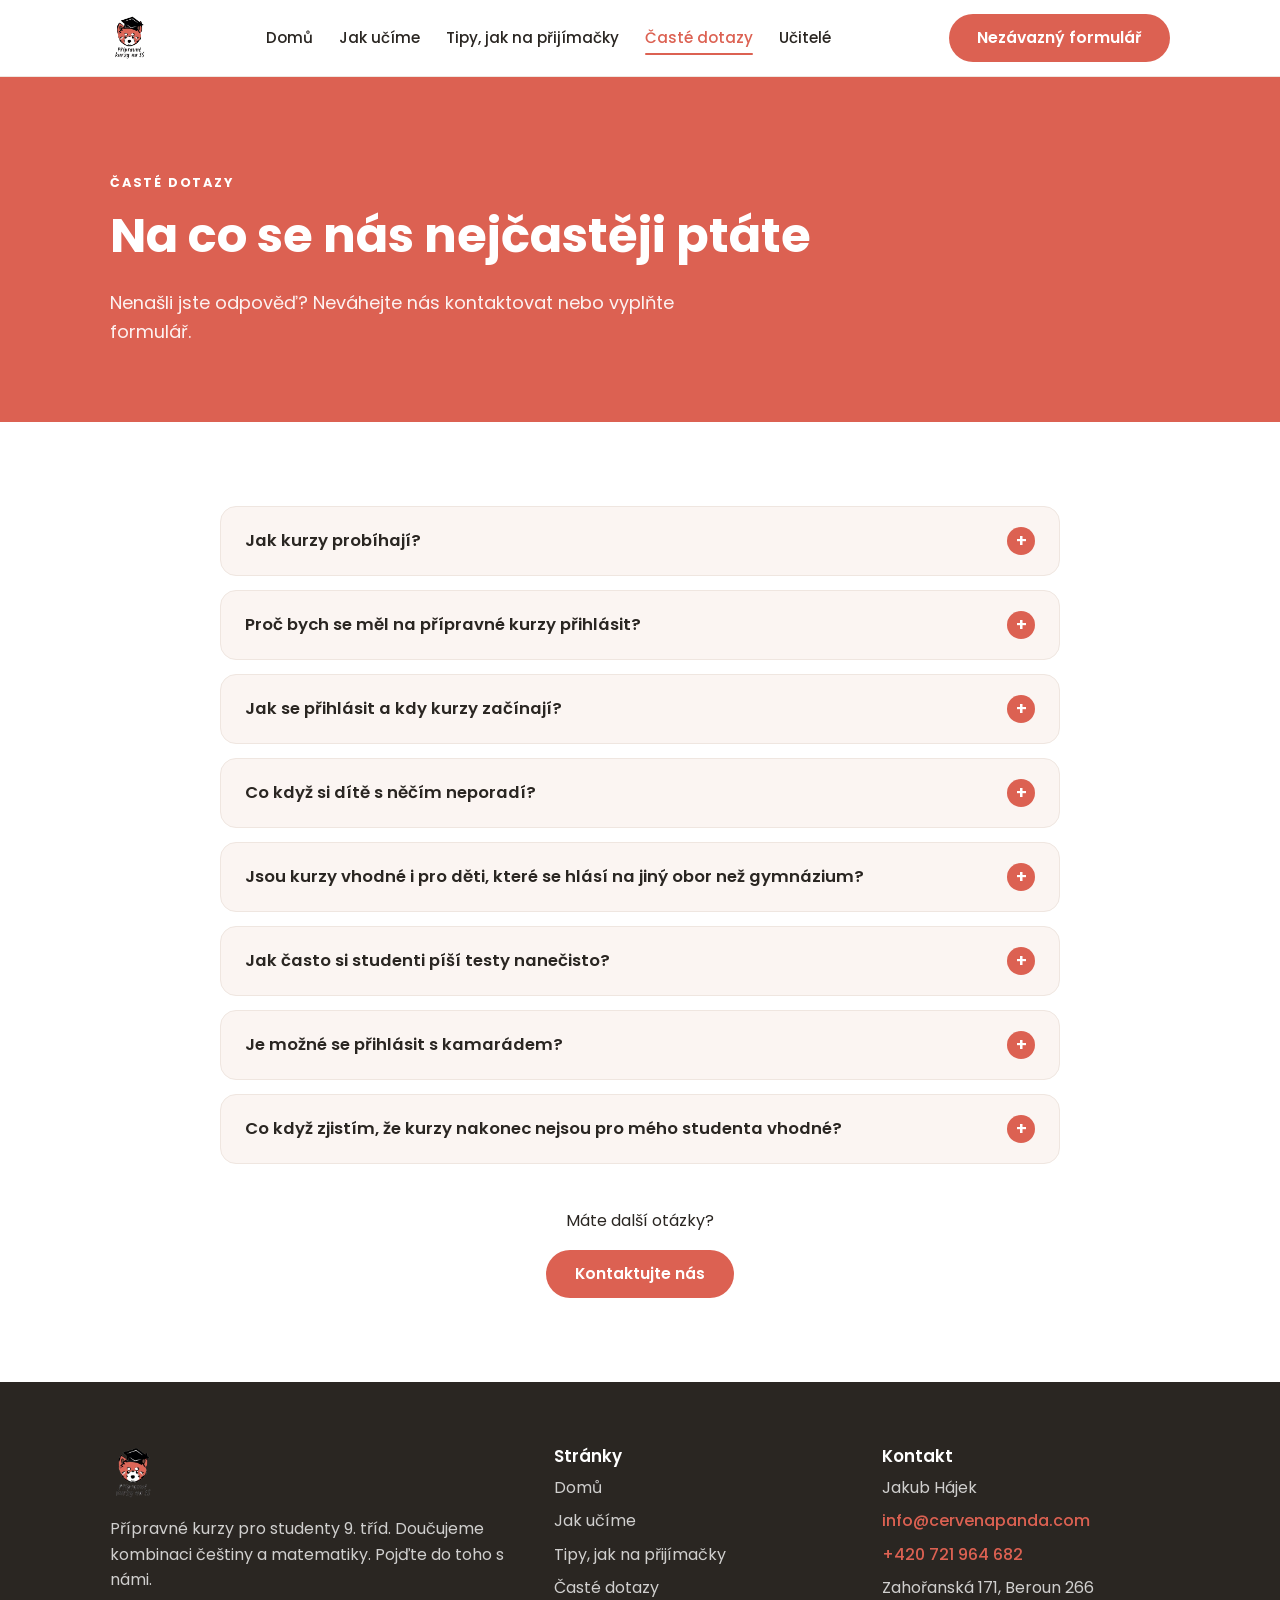
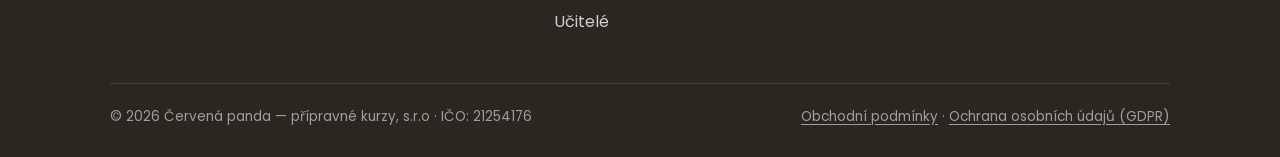
<file: caste-dotazy.html>
<!doctype html>
<html lang="cs">
  <head>
    <meta charset="utf-8" />
    <meta name="viewport" content="width=device-width, initial-scale=1" />
    <title>Časté dotazy — Červená panda</title>
    <meta name="description" content="Nejčastější dotazy k přípravným kurzům Červená panda: jak kurzy probíhají, kdy začínají, garance vrácení peněz a sleva pro kamarády." />
    <link rel="canonical" href="https://cervenapanda.com/caste-dotazy.html" />
    <meta name="theme-color" content="#dc6152" />
    <meta property="og:type" content="website" />
    <meta property="og:locale" content="cs_CZ" />
    <meta property="og:url" content="https://cervenapanda.com/caste-dotazy.html" />
    <meta property="og:title" content="Časté dotazy — Červená panda" />
    <meta property="og:description" content="Jak kurzy probíhají, kdy začínají, garance vrácení peněz a další odpovědi." />
    <meta property="og:image" content="https://cervenapanda.com/assets/img/og-image.jpg" />
    <meta property="og:image:width" content="1200" />
    <meta property="og:image:height" content="630" />
    <meta name="twitter:card" content="summary_large_image" />
    <meta name="twitter:title" content="Časté dotazy — Červená panda" />
    <meta name="twitter:description" content="Nejčastější dotazy k přípravným kurzům Červená panda." />
    <meta name="twitter:image" content="https://cervenapanda.com/assets/img/og-image.jpg" />
    <link rel="icon" href="assets/img/favicon.ico" sizes="any" />
    <link rel="icon" type="image/png" sizes="32x32" href="assets/img/favicon-32.png" />
    <link rel="icon" type="image/png" sizes="16x16" href="assets/img/favicon-16.png" />
    <link rel="apple-touch-icon" href="assets/img/apple-touch-icon.png" />
    <link rel="manifest" href="site.webmanifest" />
    <link rel="preload" href="assets/fonts/poppins-latin-400.woff2" as="font" type="font/woff2" crossorigin />
    <link rel="preload" href="assets/fonts/poppins-latin-700.woff2" as="font" type="font/woff2" crossorigin />
    <link rel="stylesheet" href="assets/css/fonts.css" />
    <link rel="stylesheet" href="assets/css/styles.css" />
    <script type="application/ld+json">{"@context":"https://schema.org","@type":"BreadcrumbList","itemListElement":[{"@type":"ListItem","position":1,"name":"Domů","item":"https://cervenapanda.com/"},{"@type":"ListItem","position":2,"name":"Časté dotazy","item":"https://cervenapanda.com/caste-dotazy.html"}]}</script>
    <script type="application/ld+json">{"@context":"https://schema.org","@type":"FAQPage","mainEntity":[{"@type":"Question","name":"Jak kurzy probíhají?","acceptedAnswer":{"@type":"Answer","text":"Kurzy trvají 16 týdnů a kombinují výuku s testy nanečisto. Studenti se pravidelně setkávají s lektory a mají individuální podporu studentů vyšších ročníků."}},{"@type":"Question","name":"Proč bych se měl na přípravné kurzy přihlásit?","acceptedAnswer":{"@type":"Answer","text":"Kurzy pomáhají zvládnout strategii testů, práci s časem a formát CERMAT. Lektoři jsou specialisté a každý student má možnost 1 na 1 konzultací. 98 % studentů se dostalo na vybranou SŠ."}},{"@type":"Question","name":"Jak se přihlásit a kdy kurzy začínají?","acceptedAnswer":{"@type":"Answer","text":"Vyplňte formulář na hlavní stránce, zavoláme vám. Kurzy začínají poslední týden v listopadu a probíhají do prvního týdne v dubnu."}},{"@type":"Question","name":"Co když si dítě s něčím neporadí?","acceptedAnswer":{"@type":"Answer","text":"Možnost konzultací 1 na 1 a domácí úkoly s videoukázkami postupu."}},{"@type":"Question","name":"Jsou kurzy vhodné i pro děti, které se hlásí na jiný obor než gymnázium?","acceptedAnswer":{"@type":"Answer","text":"Ano, připravujeme na CERMAT testy pro většinu oborů SŠ, nejen gymnázia."}},{"@type":"Question","name":"Jak často si studenti píší testy nanečisto?","acceptedAnswer":{"@type":"Answer","text":"Až 10 testů během kurzu, pomáhá seznámit se s formátem a zbavit se nervozity."}},{"@type":"Question","name":"Je možné se přihlásit s kamarádem?","acceptedAnswer":{"@type":"Answer","text":"Ano, ve skupině 2–4 garantujeme stejnou skupinu."}},{"@type":"Question","name":"Co když zjistím, že kurzy nakonec nejsou pro mého studenta vhodné?","acceptedAnswer":{"@type":"Answer","text":"Garance vrácení peněz během prvního měsíce."}}]}</script>
  </head>
  <body>
    <a href="#main" class="skip-link">Přeskočit na obsah</a>
    <header class="site-header">
      <nav class="container nav" aria-label="Hlavní navigace">
        <a href="index.html" class="brand"><img src="assets/img/logo.webp" alt="Červená panda — přípravné kurzy na SŠ" width="300" height="352" decoding="async" /></a>
        <ul class="nav-links" id="nav-links">
          <li><a href="index.html">Domů</a></li>
          <li><a href="jak-ucime.html">Jak učíme</a></li>
          <li><a href="tipy-na-prijimacky.html">Tipy, jak na přijímačky</a></li>
          <li><a href="caste-dotazy.html" class="active" aria-current="page">Časté dotazy</a></li>
          <li><a href="ucitele.html">Učitelé</a></li>
        <li class="nav-menu-cta"><a href="index.html#kontakt" class="btn btn-primary">Vyplnit nezávazný formulář</a></li>
      </ul>
        <div class="nav-cta">
          <a href="index.html#kontakt" class="btn btn-primary">Nezávazný formulář</a>
          <button class="nav-toggle" aria-label="Menu" aria-expanded="false" aria-controls="nav-links">
            <span></span><span></span><span></span>
          </button>
        </div>
      </nav>
    </header>

    <main id="main">
      <section class="page-hero">
        <div class="container reveal">
          <span class="eyebrow" style="color: #fff">Časté dotazy</span>
          <h1>Na co se nás nejčastěji ptáte</h1>
          <p>
            Nenašli jste odpověď? Neváhejte nás kontaktovat nebo vyplňte
            formulář.
          </p>
        </div>
      </section>

      <section>
        <div class="container">
          <div class="faq">
            <div class="faq-item reveal">
              <h2 class="faq-heading"><button class="faq-q" aria-expanded="false" aria-controls="faq-a-1" id="faq-q-1">Jak kurzy probíhají?<span class="chev">+</span></button></h2>
              <div class="faq-a" id="faq-a-1" role="region" aria-labelledby="faq-q-1" hidden>
                <div class="faq-a-inner">
                  Kurzy trvají 16 týdnů a kombinují výuku s testy nanečisto.
                  Studenti se pravidelně setkávají s našimi lektory a zároveň
                  pracují s individuální podporou zkušených studentů vyšších
                  ročníků.
                </div>
              </div>
            </div>
            <div class="faq-item reveal">
              <h2 class="faq-heading"><button class="faq-q" aria-expanded="false" aria-controls="faq-a-2" id="faq-q-2">Proč bych se měl na přípravné kurzy přihlásit?<span class="chev">+</span></button></h2>
              <div class="faq-a" id="faq-a-2" role="region" aria-labelledby="faq-q-2" hidden>
                <div class="faq-a-inner">
                  <p>
                    Přijímačky nejsou jen o znalostech, ale i o strategii. Naše
                    kurzy pomáhají studentům zvládnout testy nanečisto, naučit
                    se efektivně pracovat s časem a pochopit, co je u zkoušek
                    nejdůležitější.
                  </p>
                  <p>
                    Naši lektoři jsou odborníci na přijímačky. Každý student má
                    navíc možnost individuálních konzultací s vyššími ročníky
                    gymnázií a pedagogických lyceí, kteří si přijímačkami sami
                    prošli.
                  </p>
                  <p style="margin-bottom: 0">
                    Více než 98 % našich studentů se dostalo na svou vybranou
                    střední školu.
                  </p>
                </div>
              </div>
            </div>
            <div class="faq-item reveal">
              <h2 class="faq-heading"><button class="faq-q" aria-expanded="false" aria-controls="faq-a-3" id="faq-q-3">Jak se přihlásit a kdy kurzy začínají?<span class="chev">+</span></button></h2>
              <div class="faq-a" id="faq-a-3" role="region" aria-labelledby="faq-q-3" hidden>
                <div class="faq-a-inner">
                  Stačí vyplnit formulář na hlavní stránce, my vám zavoláme a
                  společně najdeme nejlepší variantu pro vaše dítě. Kurzy
                  začínají poslední týden v listopadu a probíhají až do prvního
                  týdne v dubnu.
                </div>
              </div>
            </div>
            <div class="faq-item reveal">
              <h2 class="faq-heading"><button class="faq-q" aria-expanded="false" aria-controls="faq-a-4" id="faq-q-4">Co když si dítě s něčím neporadí?<span class="chev">+</span></button></h2>
              <div class="faq-a" id="faq-a-4" role="region" aria-labelledby="faq-q-4" hidden>
                <div class="faq-a-inner">
                  Každý student má možnost konzultací 1 na 1 se staršími
                  studenty, kteří mu pomohou lépe pochopit látku. Navíc mají
                  přístup k domácím úkolům s videoukázkami správného postupu,
                  aby se mohli učit i doma.
                </div>
              </div>
            </div>
            <div class="faq-item reveal">
              <h2 class="faq-heading"><button class="faq-q" aria-expanded="false" aria-controls="faq-a-5" id="faq-q-5">Jsou kurzy vhodné i pro děti, které se hlásí na jiný obor než gymnázium?<span class="chev">+</span></button></h2>
              <div class="faq-a" id="faq-a-5" role="region" aria-labelledby="faq-q-5" hidden>
                <div class="faq-a-inner">
                  Ano! Připravujeme studenty na všechny obory, nejen na
                  gymnázia. Kurzy pomáhají zvládnout CERMAT testy, které jsou
                  rozhodující při přijímacím řízení na většinu středních škol.
                </div>
              </div>
            </div>
            <div class="faq-item reveal">
              <h2 class="faq-heading"><button class="faq-q" aria-expanded="false" aria-controls="faq-a-6" id="faq-q-6">Jak často si studenti píší testy nanečisto?<span class="chev">+</span></button></h2>
              <div class="faq-a" id="faq-a-6" role="region" aria-labelledby="faq-q-6" hidden>
                <div class="faq-a-inner">
                  Během kurzu studenti napíší až 10 testů, což jim pomáhá
                  seznámit se s formátem přijímacích zkoušek a zbavit se
                  nervozity.
                </div>
              </div>
            </div>
            <div class="faq-item reveal">
              <h2 class="faq-heading"><button class="faq-q" aria-expanded="false" aria-controls="faq-a-7" id="faq-q-7">Je možné se přihlásit s kamarádem?<span class="chev">+</span></button></h2>
              <div class="faq-a" id="faq-a-7" role="region" aria-labelledby="faq-q-7" hidden>
                <div class="faq-a-inner">
                  Ano! Pokud se přihlásíte ve dvou až čtyřech, garantujeme vám
                  stejnou skupinu.
                </div>
              </div>
            </div>
            <div class="faq-item reveal">
              <h2 class="faq-heading"><button class="faq-q" aria-expanded="false" aria-controls="faq-a-8" id="faq-q-8">Co když zjistím, že kurzy nakonec nejsou pro mého studenta vhodné?<span class="chev">+</span></button></h2>
              <div class="faq-a" id="faq-a-8" role="region" aria-labelledby="faq-q-8" hidden>
                <div class="faq-a-inner">
                  U nás funguje tzv. garance vrácení peněz — pokud během prvního
                  měsíce student zjistí, že tento styl přípravy není pro něj,
                  vrátíme vám zaplacené peníze zpět.
                </div>
              </div>
            </div>
          </div>

          <div style="text-align: center; margin-top: 44px" class="reveal">
            <p>Máte další otázky?</p>
            <a href="index.html#kontakt" class="btn btn-primary">Kontaktujte nás</a>
          </div>
        </div>
      </section>
    </main>

    <footer class="site-footer">
      <div class="container">
        <div class="footer-grid">
          <div>
            <div class="brand">
              <img src="assets/img/logo.webp" alt="Červená panda" width="300" height="352" loading="lazy" decoding="async" />
            </div>
            <p>
              Přípravné kurzy pro studenty 9. tříd. Doučujeme kombinaci češtiny
              a matematiky. Pojďte do toho s námi.
            </p>
          </div>
          <div>
            <h4>Stránky</h4>
            <ul class="footer-list">
              <li><a href="index.html">Domů</a></li>
              <li><a href="jak-ucime.html">Jak učíme</a></li>
              <li>
                <a href="tipy-na-prijimacky.html">Tipy, jak na přijímačky</a>
              </li>
              <li><a href="caste-dotazy.html">Časté dotazy</a></li>
              <li><a href="ucitele.html">Učitelé</a></li>
            </ul>
          </div>
          <div class="footer-contact">
            <h4>Kontakt</h4>
            <ul class="footer-list">
              <li>Jakub Hájek</li>
              <li>
                <a href="mailto:info@cervenapanda.com">info@cervenapanda.com</a>
              </li>
              <li><a href="tel:+420721964682">+420 721 964 682</a></li>
              <li>Zahořanská 171, Beroun 266</li>
            </ul>
          </div>
        </div>
        <div class="footer-bottom">
          <span>© <span id="year">2026</span> Červená panda — přípravné kurzy, s.r.o · IČO: 21254176</span>
          <span class="footer-legal"><a href="assets/docs/vseobecne-obchodni-podminky.pdf" target="_blank" rel="noopener">Obchodní podmínky</a><span aria-hidden="true"> · </span><a href="assets/docs/zasady-ochrany-osobnich-udaju.pdf" target="_blank" rel="noopener">Ochrana osobních údajů (GDPR)</a></span>
        </div>
      </div>
    </footer>

  <!-- Sticky CTA — phones only -->
  <div class="mobile-cta">
    <a href="index.html#kontakt" class="btn btn-light">Vyplnit nezávazný formulář</a>
  </div>

  <script src="assets/js/script.js" defer></script>
  </body>
</html>
</file>
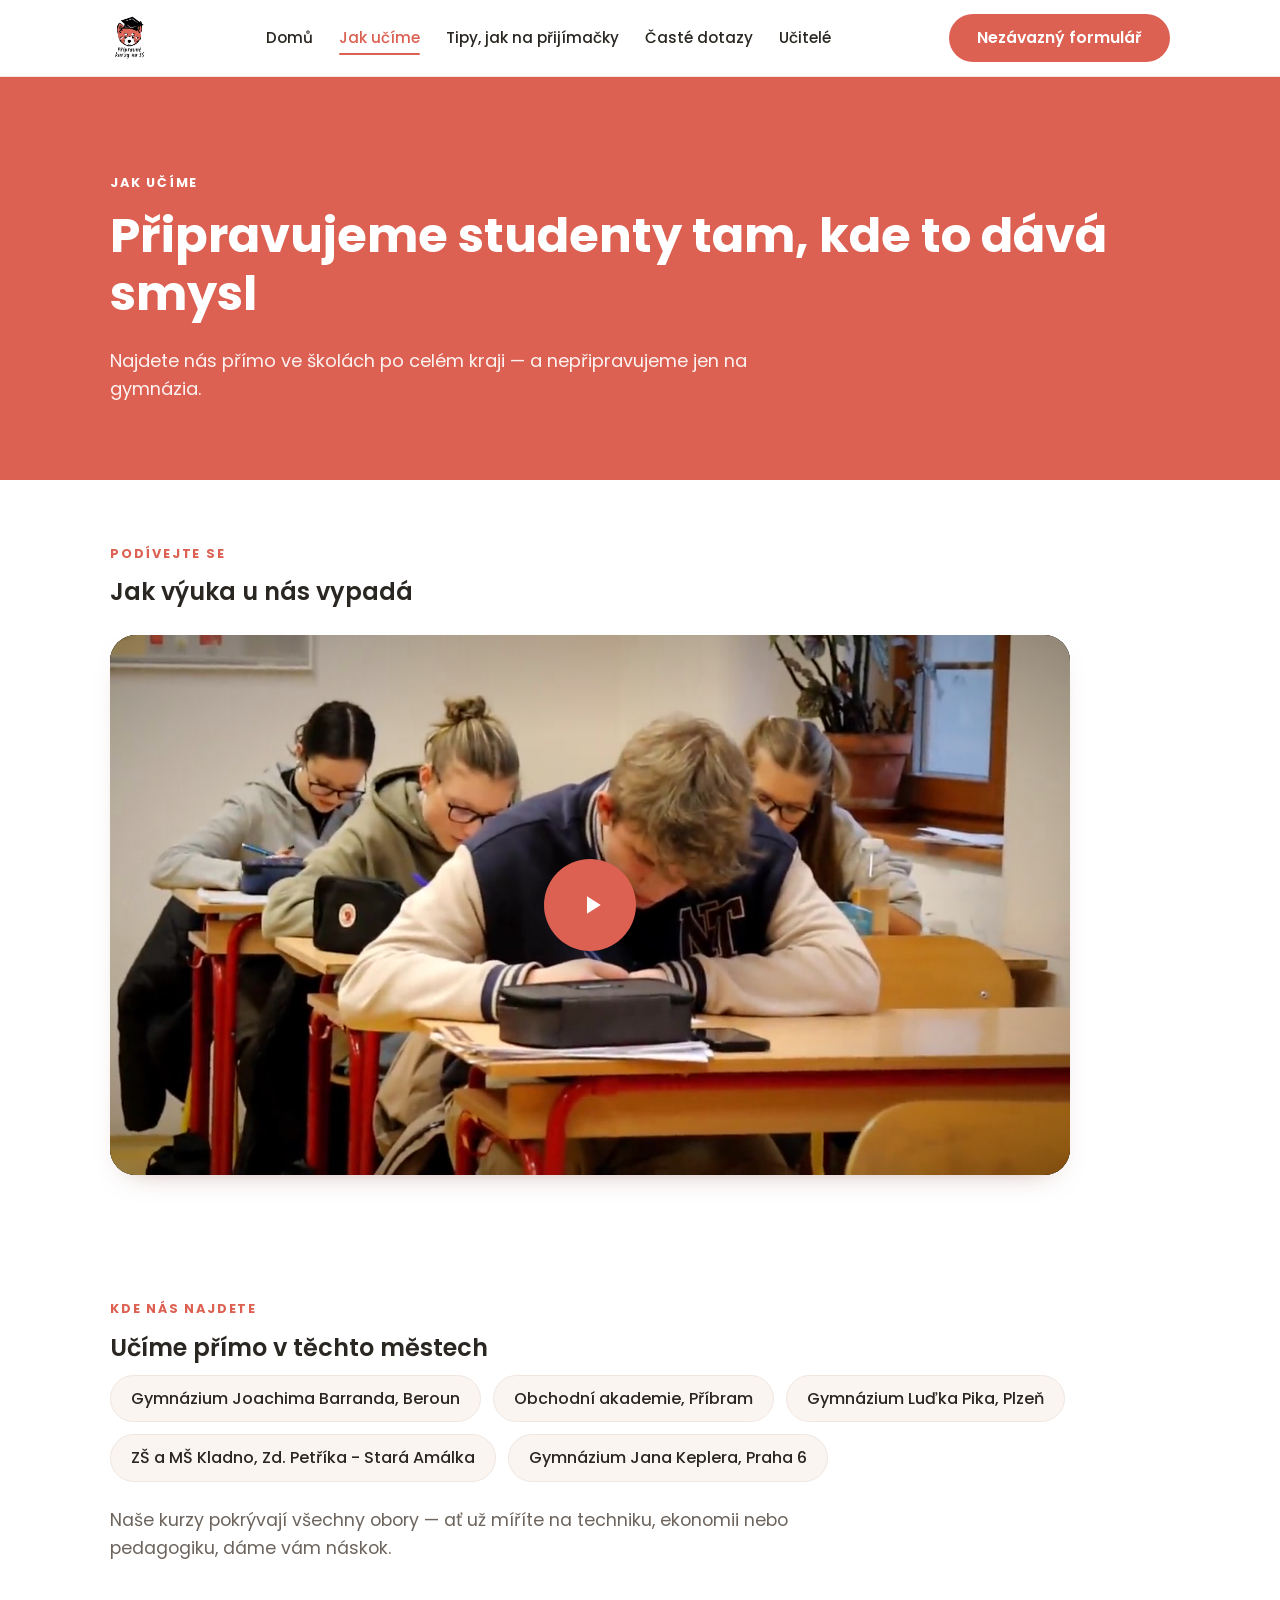
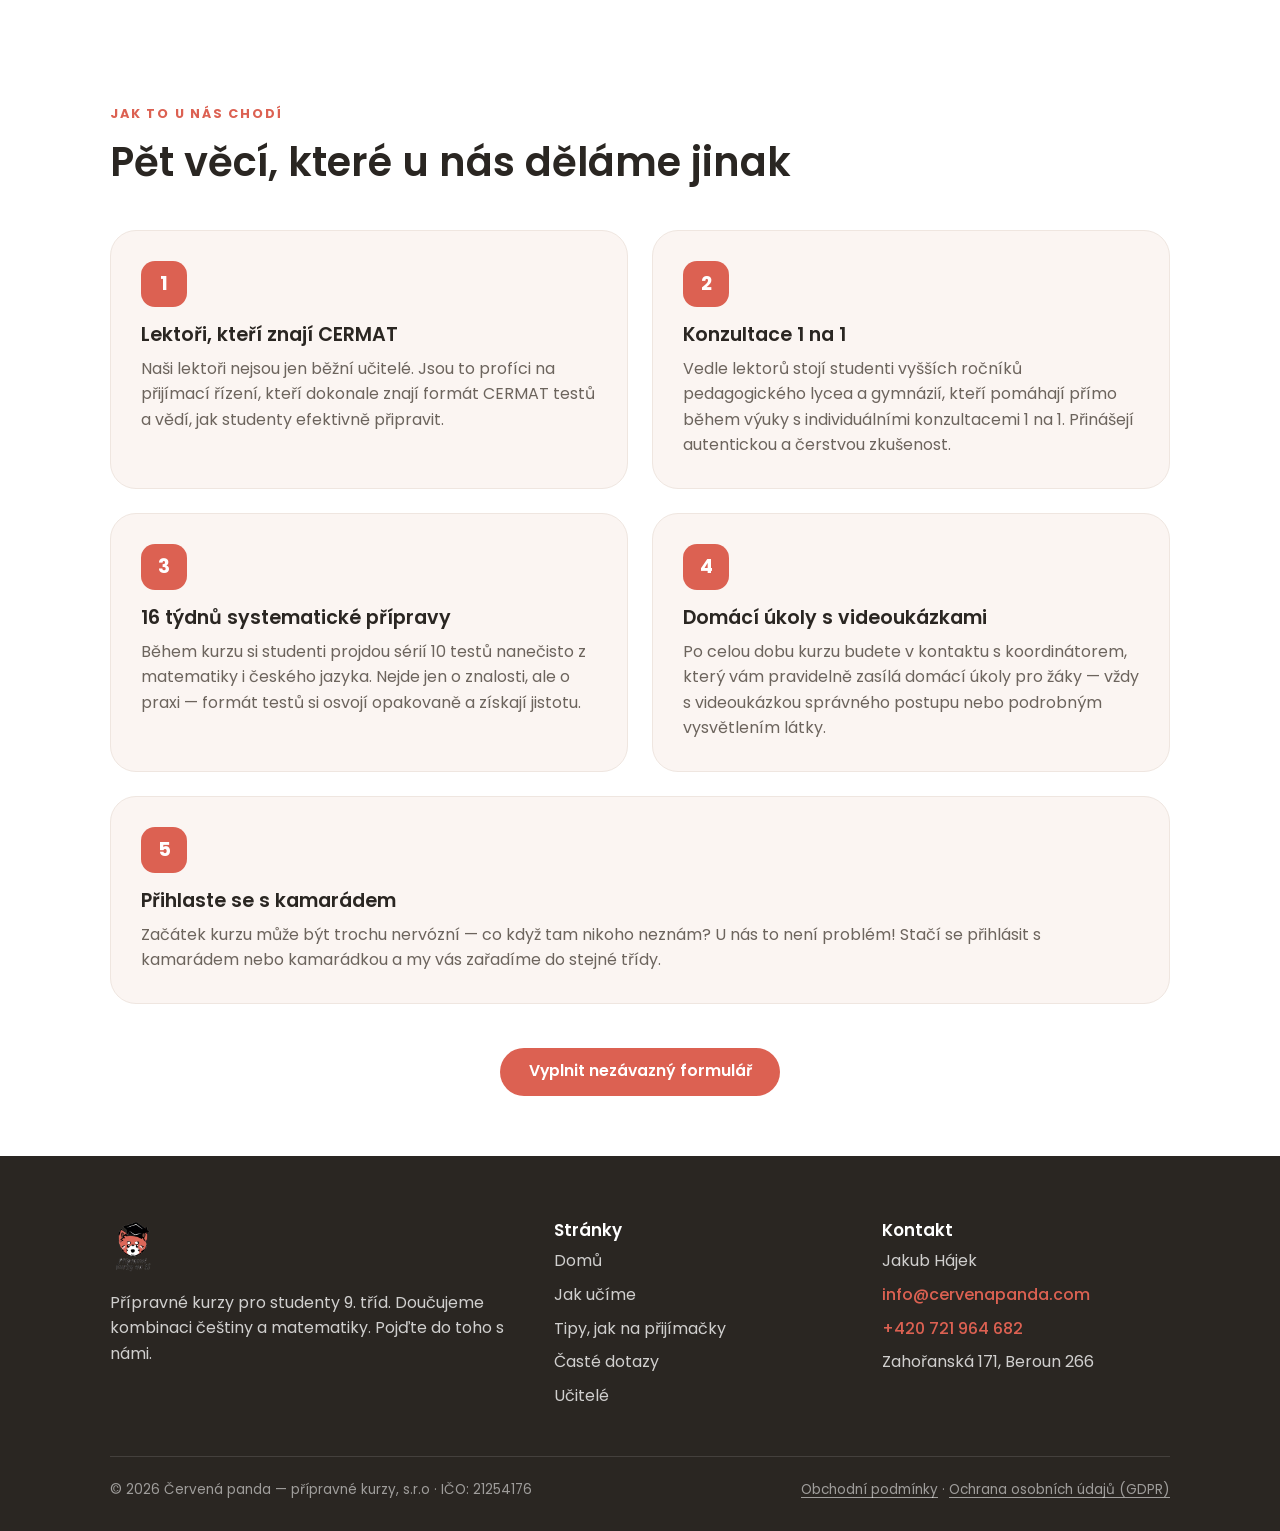
<file: jak-ucime.html>
<!doctype html>
<html lang="cs">
  <head>
    <meta charset="utf-8" />
    <meta name="viewport" content="width=device-width, initial-scale=1" />
    <title>Jak učíme — Červená panda</title>
    <meta name="description" content="Jak probíhají přípravné kurzy Červená panda: zkušení lektoři, 16 týdnů systematické přípravy, 10 testů nanečisto a individuální konzultace 1 na 1." />
    <link rel="canonical" href="https://cervenapanda.com/jak-ucime.html" />
    <meta name="theme-color" content="#dc6152" />
    <meta property="og:type" content="website" />
    <meta property="og:locale" content="cs_CZ" />
    <meta property="og:url" content="https://cervenapanda.com/jak-ucime.html" />
    <meta property="og:title" content="Jak učíme — Červená panda" />
    <meta property="og:description" content="Zkušení lektoři, 16 týdnů systematické přípravy, 10 testů nanečisto a individuální konzultace 1 na 1 přímo ve školách." />
    <meta property="og:image" content="https://cervenapanda.com/assets/img/og-image.jpg" />
    <meta property="og:image:width" content="1200" />
    <meta property="og:image:height" content="630" />
    <meta name="twitter:card" content="summary_large_image" />
    <meta name="twitter:title" content="Jak učíme — Červená panda" />
    <meta name="twitter:description" content="Zkušení lektoři, 16 týdnů přípravy a testy nanečisto přímo ve školách." />
    <meta name="twitter:image" content="https://cervenapanda.com/assets/img/og-image.jpg" />
    <link rel="icon" href="assets/img/favicon.ico" sizes="any" />
    <link rel="icon" type="image/png" sizes="32x32" href="assets/img/favicon-32.png" />
    <link rel="icon" type="image/png" sizes="16x16" href="assets/img/favicon-16.png" />
    <link rel="apple-touch-icon" href="assets/img/apple-touch-icon.png" />
    <link rel="manifest" href="site.webmanifest" />
    <link rel="preload" href="assets/fonts/poppins-latin-400.woff2" as="font" type="font/woff2" crossorigin />
    <link rel="preload" href="assets/fonts/poppins-latin-700.woff2" as="font" type="font/woff2" crossorigin />
    <link rel="stylesheet" href="assets/css/fonts.css" />
    <link rel="stylesheet" href="assets/css/styles.css" />
    <script type="application/ld+json">{"@context":"https://schema.org","@type":"BreadcrumbList","itemListElement":[{"@type":"ListItem","position":1,"name":"Domů","item":"https://cervenapanda.com/"},{"@type":"ListItem","position":2,"name":"Jak učíme","item":"https://cervenapanda.com/jak-ucime.html"}]}</script>
  </head>
  <body>
    <a href="#main" class="skip-link">Přeskočit na obsah</a>
    <header class="site-header">
      <nav class="container nav" aria-label="Hlavní navigace">
        <a href="index.html" class="brand"><img src="assets/img/logo.webp" alt="Červená panda — přípravné kurzy na SŠ" width="300" height="352" decoding="async" /></a>
        <ul class="nav-links" id="nav-links">
          <li><a href="index.html">Domů</a></li>
          <li><a href="jak-ucime.html" class="active" aria-current="page">Jak učíme</a></li>
          <li><a href="tipy-na-prijimacky.html">Tipy, jak na přijímačky</a></li>
          <li><a href="caste-dotazy.html">Časté dotazy</a></li>
          <li><a href="ucitele.html">Učitelé</a></li>
        <li class="nav-menu-cta"><a href="index.html#kontakt" class="btn btn-primary">Vyplnit nezávazný formulář</a></li>
      </ul>
        <div class="nav-cta">
          <a href="index.html#kontakt" class="btn btn-primary">Nezávazný formulář</a>
          <button class="nav-toggle" aria-label="Menu" aria-expanded="false" aria-controls="nav-links">
            <span></span><span></span><span></span>
          </button>
        </div>
      </nav>
    </header>

    <main id="main">
      <!-- Page hero -->
      <section class="page-hero">
        <div class="container reveal">
          <span class="eyebrow" style="color: #fff">Jak učíme</span>
          <h1>Připravujeme studenty tam, kde to dává smysl</h1>
          <p>
            Najdete nás přímo ve školách po celém kraji — a nepřipravujeme jen
            na gymnázia.
          </p>
        </div>
      </section>

      <!-- Video -->
      <section class="section-tight">
        <div class="container reveal">
          <span class="eyebrow">Podívejte se</span>
          <h2>Jak výuka u nás vypadá</h2>
          <div class="video-wrap">
            <video
              preload="none"
              poster="assets/img/video-poster.jpg"
              playsinline
              aria-label="Video z výuky Červené panda"
              width="1280"
              height="720"
            >
              <source src="assets/video.mp4" type="video/mp4" />
              Váš prohlížeč nepodporuje přehrávání videa.
            </video>
            <button class="video-play" type="button" aria-label="Přehrát video">
              <svg viewBox="0 0 24 24" width="30" height="30" aria-hidden="true" focusable="false">
                <path d="M8 5v14l11-7z" fill="currentColor"/>
              </svg>
            </button>
          </div>
        </div>
      </section>

      <!-- Locations -->
      <section class="section-tight">
        <div class="container reveal">
          <span class="eyebrow">Kde nás najdete</span>
          <h2>Učíme přímo v těchto městech</h2>
          <div class="places">
            <span class="place">Gymnázium Joachima Barranda, Beroun</span>
            <span class="place">Obchodní akademie, Příbram</span>
            <span class="place">Gymnázium Luďka Pika, Plzeň</span>
            <span class="place">ZŠ a MŠ Kladno, Zd. Petříka - Stará Amálka</span>
            <span class="place">Gymnázium Jana Keplera, Praha 6</span>
          </div>
          <p class="lead" style="margin-top: 24px; max-width: 760px">
            Naše kurzy pokrývají všechny obory — ať už míříte na techniku,
            ekonomii nebo pedagogiku, dáme vám náskok.
          </p>
        </div>
      </section>

      <!-- Steps -->
      <section class="section-tight">
        <div class="container">
          <div class="section-head reveal">
            <span class="eyebrow">Jak to u nás chodí</span>
            <h2>Pět věcí, které u nás děláme jinak</h2>
          </div>
          <div class="grid cols-2">
            <div class="card reveal">
              <span class="num">1</span>
              <h3>Lektoři, kteří znají CERMAT</h3>
              <p>
                Naši lektoři nejsou jen běžní učitelé. Jsou to profíci na
                přijímací řízení, kteří dokonale znají formát CERMAT testů a
                vědí, jak studenty efektivně připravit.
              </p>
            </div>
            <div class="card reveal">
              <span class="num">2</span>
              <h3>Konzultace 1 na 1</h3>
              <p>
                Vedle lektorů stojí studenti vyšších ročníků pedagogického lycea
                a gymnázií, kteří pomáhají přímo během výuky s individuálními
                konzultacemi 1 na 1. Přinášejí autentickou a čerstvou zkušenost.
              </p>
            </div>
            <div class="card reveal">
              <span class="num">3</span>
              <h3>16 týdnů systematické přípravy</h3>
              <p>
                Během kurzu si studenti projdou sérií 10 testů nanečisto z
                matematiky i českého jazyka. Nejde jen o znalosti, ale o praxi —
                formát testů si osvojí opakovaně a získají jistotu.
              </p>
            </div>
            <div class="card reveal">
              <span class="num">4</span>
              <h3>Domácí úkoly s videoukázkami</h3>
              <p>
                Po celou dobu kurzu budete v kontaktu s koordinátorem, který vám
                pravidelně zasílá domácí úkoly pro žáky — vždy s videoukázkou
                správného postupu nebo podrobným vysvětlením látky.
              </p>
            </div>
            <div class="card reveal" style="grid-column: 1/-1">
              <span class="num">5</span>
              <h3>Přihlaste se s kamarádem</h3>
              <p>
                Začátek kurzu může být trochu nervózní — co když tam nikoho
                neznám? U nás to není problém! Stačí se přihlásit s kamarádem
                nebo kamarádkou a my vás zařadíme do stejné třídy.
              </p>
            </div>
          </div>
          <div style="text-align: center; margin-top: 44px" class="reveal">
            <a href="index.html#kontakt" class="btn btn-primary">Vyplnit nezávazný formulář</a>
          </div>
        </div>
      </section>
    </main>

    <footer class="site-footer">
      <div class="container">
        <div class="footer-grid">
          <div>
            <div class="brand">
              <img src="assets/img/logo.webp" alt="Červená panda" width="300" height="352" loading="lazy" decoding="async" />
            </div>
            <p>
              Přípravné kurzy pro studenty 9. tříd. Doučujeme kombinaci češtiny
              a matematiky. Pojďte do toho s námi.
            </p>
          </div>
          <div>
            <h4>Stránky</h4>
            <ul class="footer-list">
              <li><a href="index.html">Domů</a></li>
              <li><a href="jak-ucime.html">Jak učíme</a></li>
              <li>
                <a href="tipy-na-prijimacky.html">Tipy, jak na přijímačky</a>
              </li>
              <li><a href="caste-dotazy.html">Časté dotazy</a></li>
              <li><a href="ucitele.html">Učitelé</a></li>
            </ul>
          </div>
          <div class="footer-contact">
            <h4>Kontakt</h4>
            <ul class="footer-list">
              <li>Jakub Hájek</li>
              <li>
                <a href="mailto:info@cervenapanda.com">info@cervenapanda.com</a>
              </li>
              <li><a href="tel:+420721964682">+420 721 964 682</a></li>
              <li>Zahořanská 171, Beroun 266</li>
            </ul>
          </div>
        </div>
        <div class="footer-bottom">
          <span>© <span id="year">2026</span> Červená panda — přípravné kurzy, s.r.o · IČO: 21254176</span>
          <span class="footer-legal"><a href="assets/docs/vseobecne-obchodni-podminky.pdf" target="_blank" rel="noopener">Obchodní podmínky</a><span aria-hidden="true"> · </span><a href="assets/docs/zasady-ochrany-osobnich-udaju.pdf" target="_blank" rel="noopener">Ochrana osobních údajů (GDPR)</a></span>
        </div>
      </div>
    </footer>

  <!-- Sticky CTA — phones only -->
  <div class="mobile-cta">
    <a href="index.html#kontakt" class="btn btn-light">Vyplnit nezávazný formulář</a>
  </div>

  <script src="assets/js/script.js" defer></script>
  </body>
</html>
</file>
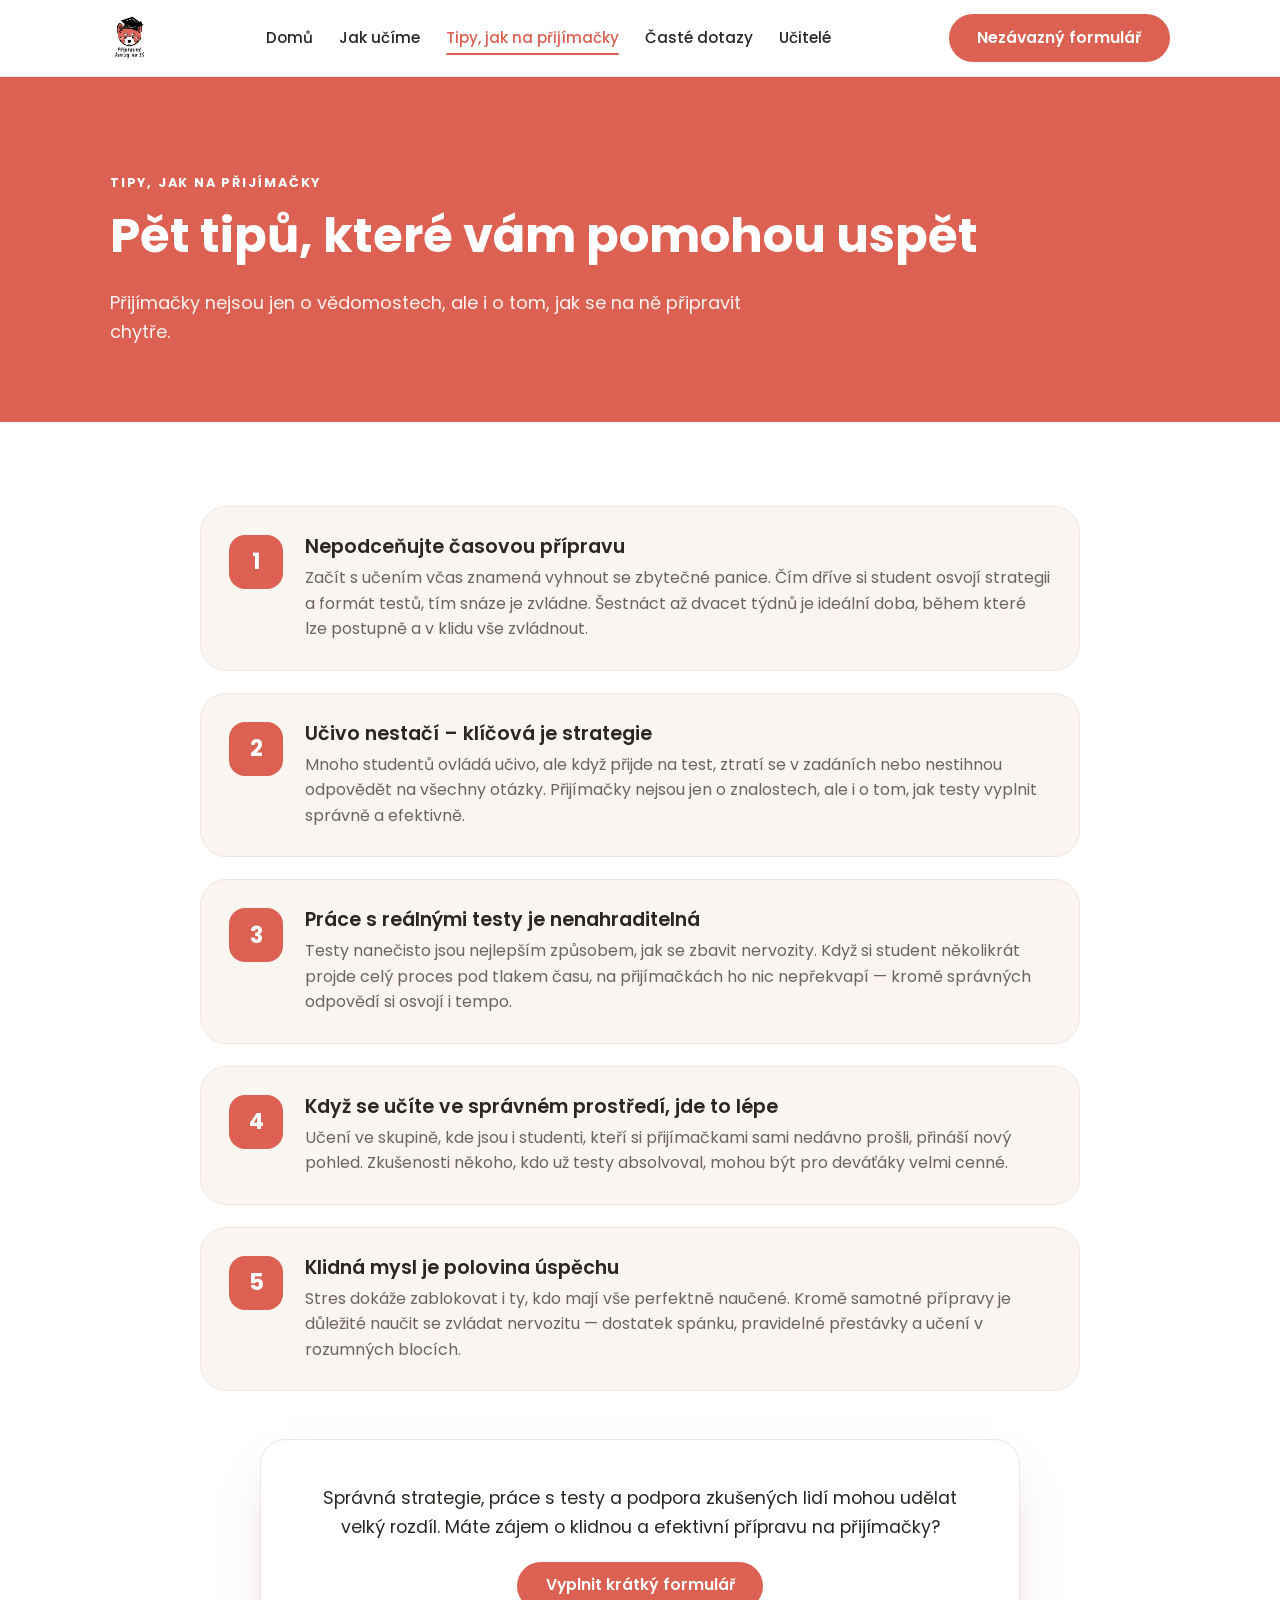
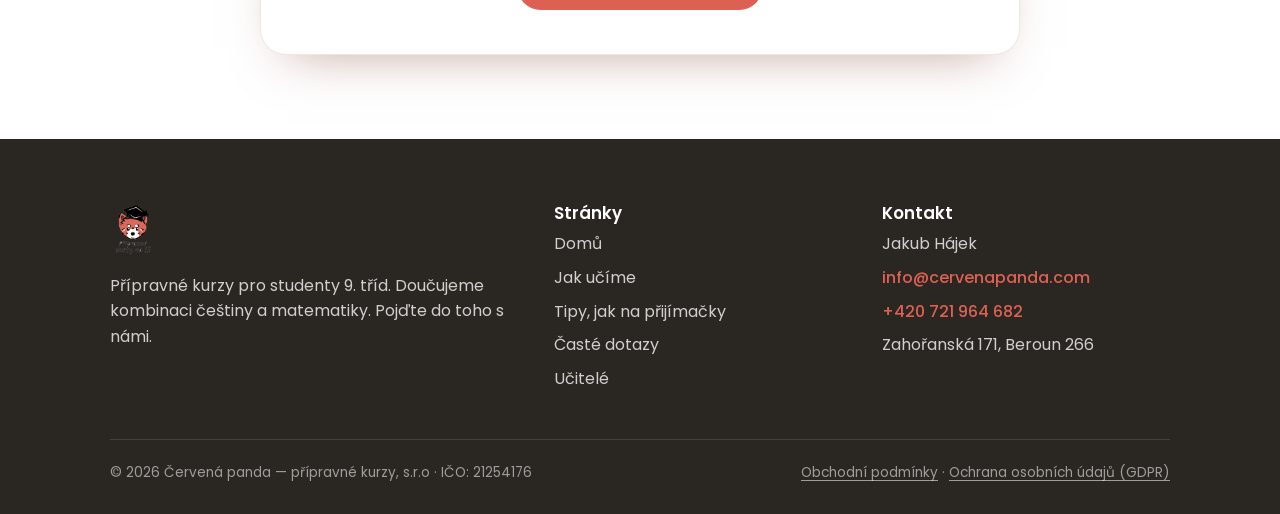
<file: tipy-na-prijimacky.html>
<!doctype html>
<html lang="cs">
  <head>
    <meta charset="utf-8" />
    <meta name="viewport" content="width=device-width, initial-scale=1" />
    <title>Tipy na přijímačky — Červená panda</title>
    <meta name="description" content="Pět praktických tipů, jak zvládnout přijímačky na střední školu: časová příprava, strategie, testy nanečisto a klidná mysl." />
    <link rel="canonical" href="https://cervenapanda.com/tipy-na-prijimacky.html" />
    <meta name="theme-color" content="#dc6152" />
    <meta property="og:type" content="website" />
    <meta property="og:locale" content="cs_CZ" />
    <meta property="og:url" content="https://cervenapanda.com/tipy-na-prijimacky.html" />
    <meta property="og:title" content="Tipy na přijímačky — Červená panda" />
    <meta property="og:description" content="Pět praktických tipů, jak zvládnout přijímačky: příprava, strategie, testy nanečisto a klidná mysl." />
    <meta property="og:image" content="https://cervenapanda.com/assets/img/og-image.jpg" />
    <meta property="og:image:width" content="1200" />
    <meta property="og:image:height" content="630" />
    <meta name="twitter:card" content="summary_large_image" />
    <meta name="twitter:title" content="Tipy na přijímačky — Červená panda" />
    <meta name="twitter:description" content="Pět tipů, jak zvládnout přijímačky na střední školu." />
    <meta name="twitter:image" content="https://cervenapanda.com/assets/img/og-image.jpg" />
    <link rel="icon" href="assets/img/favicon.ico" sizes="any" />
    <link rel="icon" type="image/png" sizes="32x32" href="assets/img/favicon-32.png" />
    <link rel="icon" type="image/png" sizes="16x16" href="assets/img/favicon-16.png" />
    <link rel="apple-touch-icon" href="assets/img/apple-touch-icon.png" />
    <link rel="manifest" href="site.webmanifest" />
    <link rel="preload" href="assets/fonts/poppins-latin-400.woff2" as="font" type="font/woff2" crossorigin />
    <link rel="preload" href="assets/fonts/poppins-latin-700.woff2" as="font" type="font/woff2" crossorigin />
    <link rel="stylesheet" href="assets/css/fonts.css" />
    <link rel="stylesheet" href="assets/css/styles.css" />
    <script type="application/ld+json">{"@context":"https://schema.org","@type":"BreadcrumbList","itemListElement":[{"@type":"ListItem","position":1,"name":"Domů","item":"https://cervenapanda.com/"},{"@type":"ListItem","position":2,"name":"Tipy na přijímačky","item":"https://cervenapanda.com/tipy-na-prijimacky.html"}]}</script>
  </head>
  <body>
    <a href="#main" class="skip-link">Přeskočit na obsah</a>
    <header class="site-header">
      <nav class="container nav" aria-label="Hlavní navigace">
        <a href="index.html" class="brand"><img src="assets/img/logo.webp" alt="Červená panda — přípravné kurzy na SŠ" width="300" height="352" decoding="async" /></a>
        <ul class="nav-links" id="nav-links">
          <li><a href="index.html">Domů</a></li>
          <li><a href="jak-ucime.html">Jak učíme</a></li>
          <li>
            <a href="tipy-na-prijimacky.html" class="active" aria-current="page">Tipy, jak na přijímačky</a>
          </li>
          <li><a href="caste-dotazy.html">Časté dotazy</a></li>
          <li><a href="ucitele.html">Učitelé</a></li>
        <li class="nav-menu-cta"><a href="index.html#kontakt" class="btn btn-primary">Vyplnit nezávazný formulář</a></li>
      </ul>
        <div class="nav-cta">
          <a href="index.html#kontakt" class="btn btn-primary">Nezávazný formulář</a>
          <button class="nav-toggle" aria-label="Menu" aria-expanded="false" aria-controls="nav-links">
            <span></span><span></span><span></span>
          </button>
        </div>
      </nav>
    </header>

    <main id="main">
      <section class="page-hero">
        <div class="container reveal">
          <span class="eyebrow" style="color: #fff">Tipy, jak na přijímačky</span>
          <h1>Pět tipů, které vám pomohou uspět</h1>
          <p>
            Přijímačky nejsou jen o vědomostech, ale i o tom, jak se na ně
            připravit chytře.
          </p>
        </div>
      </section>

      <section>
        <div class="container">
          <div class="tips">
            <article class="tip reveal">
              <div class="tnum">1</div>
              <div>
                <h2>Nepodceňujte časovou přípravu</h2>
                <p>
                  Začít s učením včas znamená vyhnout se zbytečné panice. Čím
                  dříve si student osvojí strategii a formát testů, tím snáze je
                  zvládne. Šestnáct až dvacet týdnů je ideální doba, během které
                  lze postupně a v klidu vše zvládnout.
                </p>
              </div>
            </article>
            <article class="tip reveal">
              <div class="tnum">2</div>
              <div>
                <h2>Učivo nestačí – klíčová je strategie</h2>
                <p>
                  Mnoho studentů ovládá učivo, ale když přijde na test, ztratí
                  se v zadáních nebo nestihnou odpovědět na všechny otázky.
                  Přijímačky nejsou jen o znalostech, ale i o tom, jak testy
                  vyplnit správně a efektivně.
                </p>
              </div>
            </article>
            <article class="tip reveal">
              <div class="tnum">3</div>
              <div>
                <h2>Práce s reálnými testy je nenahraditelná</h2>
                <p>
                  Testy nanečisto jsou nejlepším způsobem, jak se zbavit
                  nervozity. Když si student několikrát projde celý proces pod
                  tlakem času, na přijímačkách ho nic nepřekvapí — kromě
                  správných odpovědí si osvojí i tempo.
                </p>
              </div>
            </article>
            <article class="tip reveal">
              <div class="tnum">4</div>
              <div>
                <h2>Když se učíte ve správném prostředí, jde to lépe</h2>
                <p>
                  Učení ve skupině, kde jsou i studenti, kteří si přijímačkami
                  sami nedávno prošli, přináší nový pohled. Zkušenosti někoho,
                  kdo už testy absolvoval, mohou být pro deváťáky velmi cenné.
                </p>
              </div>
            </article>
            <article class="tip reveal">
              <div class="tnum">5</div>
              <div>
                <h2>Klidná mysl je polovina úspěchu</h2>
                <p>
                  Stres dokáže zablokovat i ty, kdo mají vše perfektně naučené.
                  Kromě samotné přípravy je důležité naučit se zvládat nervozitu
                  — dostatek spánku, pravidelné přestávky a učení v rozumných
                  blocích.
                </p>
              </div>
            </article>
          </div>

          <div
            class="form-card reveal"
            style="margin-top: 48px; text-align: center"
          >
            <p style="font-size: 1.1rem; margin-bottom: 1.2em">
              Správná strategie, práce s testy a podpora zkušených lidí mohou
              udělat velký rozdíl. Máte zájem o klidnou a efektivní přípravu na
              přijímačky?
            </p>
            <a href="index.html#kontakt" class="btn btn-primary">Vyplnit krátký formulář</a>
          </div>
        </div>
      </section>
    </main>

    <footer class="site-footer">
      <div class="container">
        <div class="footer-grid">
          <div>
            <div class="brand">
              <img src="assets/img/logo.webp" alt="Červená panda" width="300" height="352" loading="lazy" decoding="async" />
            </div>
            <p>
              Přípravné kurzy pro studenty 9. tříd. Doučujeme kombinaci češtiny
              a matematiky. Pojďte do toho s námi.
            </p>
          </div>
          <div>
            <h4>Stránky</h4>
            <ul class="footer-list">
              <li><a href="index.html">Domů</a></li>
              <li><a href="jak-ucime.html">Jak učíme</a></li>
              <li>
                <a href="tipy-na-prijimacky.html">Tipy, jak na přijímačky</a>
              </li>
              <li><a href="caste-dotazy.html">Časté dotazy</a></li>
              <li><a href="ucitele.html">Učitelé</a></li>
            </ul>
          </div>
          <div class="footer-contact">
            <h4>Kontakt</h4>
            <ul class="footer-list">
              <li>Jakub Hájek</li>
              <li>
                <a href="mailto:info@cervenapanda.com">info@cervenapanda.com</a>
              </li>
              <li><a href="tel:+420721964682">+420 721 964 682</a></li>
              <li>Zahořanská 171, Beroun 266</li>
            </ul>
          </div>
        </div>
        <div class="footer-bottom">
          <span>© <span id="year">2026</span> Červená panda — přípravné kurzy, s.r.o · IČO: 21254176</span>
          <span class="footer-legal"><a href="assets/docs/vseobecne-obchodni-podminky.pdf" target="_blank" rel="noopener">Obchodní podmínky</a><span aria-hidden="true"> · </span><a href="assets/docs/zasady-ochrany-osobnich-udaju.pdf" target="_blank" rel="noopener">Ochrana osobních údajů (GDPR)</a></span>
        </div>
      </div>
    </footer>

  <!-- Sticky CTA — phones only -->
  <div class="mobile-cta">
    <a href="index.html#kontakt" class="btn btn-light">Vyplnit nezávazný formulář</a>
  </div>

  <script src="assets/js/script.js" defer></script>
  </body>
</html>
</file>
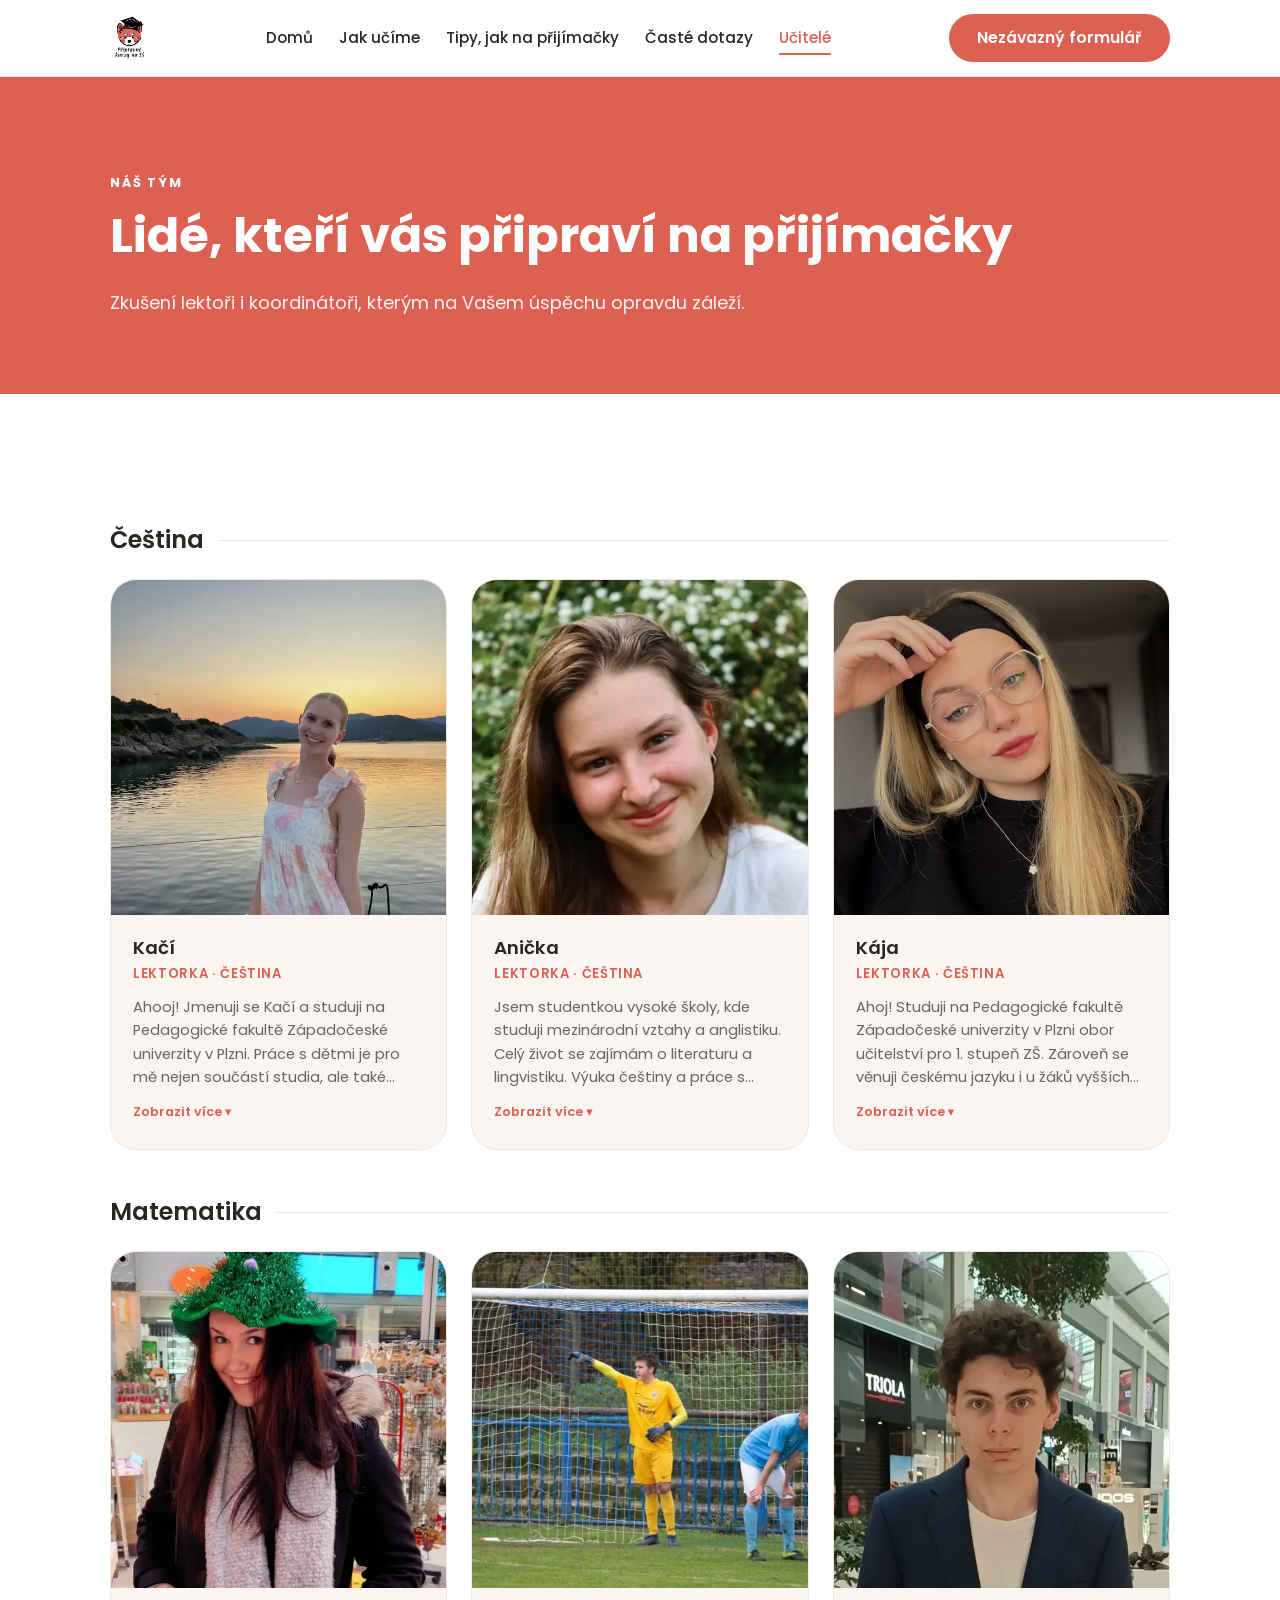
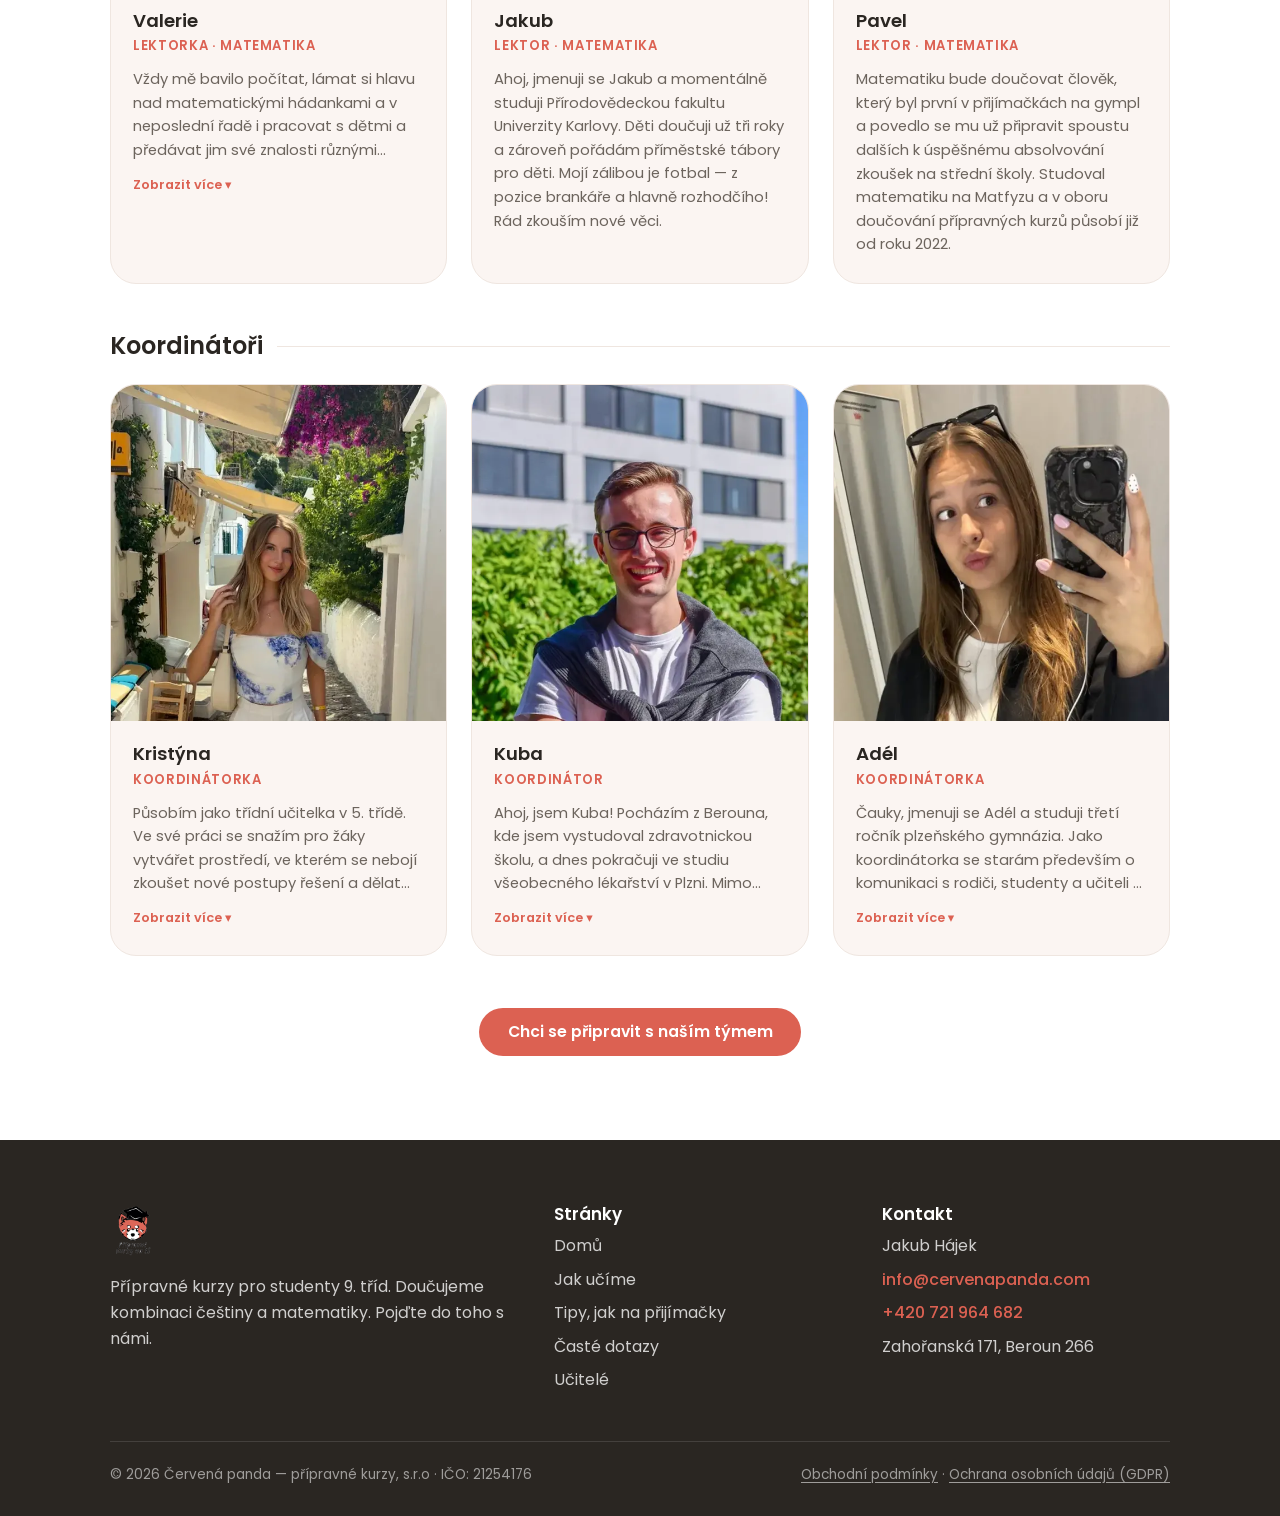
<file: ucitele.html>
<!doctype html>
<html lang="cs">
<head>
  <meta charset="utf-8">
  <meta name="viewport" content="width=device-width, initial-scale=1">
  <title>Učitelé — Červená panda</title>
  <meta name="description" content="Seznamte se s lektory a koordinátory Červené pandy — týmem, který vás připraví na přijímačky z češtiny i matematiky.">
  <link rel="canonical" href="https://cervenapanda.com/ucitele.html">
  <meta name="theme-color" content="#dc6152">
  <meta property="og:type" content="website">
  <meta property="og:locale" content="cs_CZ">
  <meta property="og:url" content="https://cervenapanda.com/ucitele.html">
  <meta property="og:title" content="Učitelé — Červená panda">
  <meta property="og:description" content="Lektoři češtiny a matematiky i koordinátoři, kteří vás provedou přijímačkami.">
  <meta property="og:image" content="https://cervenapanda.com/assets/img/og-image.jpg">
  <meta property="og:image:width" content="1200">
  <meta property="og:image:height" content="630">
  <meta name="twitter:card" content="summary_large_image">
  <meta name="twitter:title" content="Učitelé — Červená panda">
  <meta name="twitter:description" content="Poznejte tým Červené pandy — lektory a koordinátory.">
  <meta name="twitter:image" content="https://cervenapanda.com/assets/img/og-image.jpg">
  <link rel="icon" href="assets/img/favicon.ico" sizes="any">
  <link rel="icon" type="image/png" sizes="32x32" href="assets/img/favicon-32.png">
  <link rel="icon" type="image/png" sizes="16x16" href="assets/img/favicon-16.png">
  <link rel="apple-touch-icon" href="assets/img/apple-touch-icon.png">
  <link rel="manifest" href="site.webmanifest">
  <link rel="preload" href="assets/fonts/poppins-latin-400.woff2" as="font" type="font/woff2" crossorigin>
  <link rel="preload" href="assets/fonts/poppins-latin-700.woff2" as="font" type="font/woff2" crossorigin>
  <link rel="stylesheet" href="assets/css/fonts.css">
  <link rel="stylesheet" href="assets/css/styles.css">
  <script type="application/ld+json">{"@context":"https://schema.org","@type":"BreadcrumbList","itemListElement":[{"@type":"ListItem","position":1,"name":"Domů","item":"https://cervenapanda.com/"},{"@type":"ListItem","position":2,"name":"Učitelé","item":"https://cervenapanda.com/ucitele.html"}]}</script>
</head>
<body>
  <a href="#main" class="skip-link">Přeskočit na obsah</a>

  <header class="site-header">
    <nav class="container nav" aria-label="Hlavní navigace">
      <a href="index.html" class="brand"><img src="assets/img/logo.webp" alt="Červená panda — přípravné kurzy na SŠ" width="300" height="352" decoding="async"></a>
      <ul class="nav-links" id="nav-links">
        <li><a href="index.html">Domů</a></li>
        <li><a href="jak-ucime.html">Jak učíme</a></li>
        <li><a href="tipy-na-prijimacky.html">Tipy, jak na přijímačky</a></li>
        <li><a href="caste-dotazy.html">Časté dotazy</a></li>
        <li><a href="ucitele.html" class="active" aria-current="page">Učitelé</a></li>
        <li class="nav-menu-cta"><a href="index.html#kontakt" class="btn btn-primary">Vyplnit nezávazný formulář</a></li>
      </ul>
      <div class="nav-cta">
        <a href="index.html#kontakt" class="btn btn-primary">Nezávazný formulář</a>
        <button class="nav-toggle" aria-label="Menu" aria-expanded="false" aria-controls="nav-links">
          <span></span><span></span><span></span>
        </button>
      </div>
    </nav>
  </header>

  <main id="main">
    <section class="page-hero">
      <div class="container reveal">
        <span class="eyebrow" style="color:#fff">Náš tým</span>
        <h1>Lidé, kteří vás připraví na přijímačky</h1>
        <p>Zkušení lektoři i koordinátoři, kterým na Vašem úspěchu opravdu záleží.</p>
      </div>
    </section>

    <section>
      <div class="container">
        <!-- Čeština -->
        <h2 class="team-section-title reveal">Čeština</h2>
        <div class="team-grid">
          <article class="member reveal">
            <div class="photo"><img src="assets/img/teacher-kacka.webp" alt="Kačí" width="600" height="600" loading="lazy" decoding="async"></div>
            <div class="body">
              <h3>Kačí</h3>
              <div class="role">Lektorka · čeština</div>
              <p>Ahooj! Jmenuji se Kačí a studuji na Pedagogické fakultě Západočeské univerzity v Plzni. Práce s dětmi je pro mě nejen součástí studia, ale také něco, co mě dlouhodobě baví a naplňuje. Ve volném čase se věnuji sportu a trénování dětí, díky čemuž mám zkušenosti s vedením kolektivu. Ve výuce se snažím, aby se děti cítily bezpečně, nebály se zeptat a postupně získávaly jistotu ve svých znalostech. Důležité je pro mě vysvětlovat učivo srozumitelně, trpělivě a ukazovat, že i náročnější úlohy se dají zvládnout krok po kroku. Věřím, že příprava na přijímací zkoušky nemusí být jen stresujícím obdobím, ale může být také příležitostí objevit nové schopnosti. Budu se těšit na společnou jízdu na našich kurzech!</p>
            </div>
          </article>
          <article class="member reveal">
            <div class="photo"><img src="assets/img/teacher-anicka.webp" alt="Anička" width="600" height="600" loading="lazy" decoding="async"></div>
            <div class="body">
              <h3>Anička</h3>
              <div class="role">Lektorka · čeština</div>
              <p>Jsem studentkou vysoké školy, kde studuji mezinárodní vztahy a anglistiku. Celý život se zajímám o literaturu a lingvistiku. Výuka češtiny a práce s dětmi mě baví především proto, že ráda hledám způsoby, jak učivo udělat srozumitelné a zajímavé. Na svých hodinách vytvářím přátelskou a pohodovou atmosféru, ve které se děti nebojí ptát ani dělat chyby. Ráda do výuky zapojuji praktické příklady a hledám cesty, jak ukázat, že čeština nemusí být jen o gramatice a memorování. Věřím, že učení může být nejen užitečné, ale také příjemné a že čeština může být mnohem jednodušší, než se na první pohled zdá. Budu se na vás těšit na hodinách!</p>
            </div>
          </article>
          <article class="member reveal">
            <div class="photo"><img src="assets/img/teacher-kaja.webp" alt="Kája" width="600" height="600" loading="lazy" decoding="async"></div>
            <div class="body">
              <h3>Kája</h3>
              <div class="role">Lektorka · čeština</div>
              <p>Ahoj! Studuji na Pedagogické fakultě Západočeské univerzity v Plzni obor učitelství pro 1. stupeň ZŠ. Zároveň se věnuji českému jazyku i u žáků vyšších ročníků, který vyučuji v Červené pandě. Zkušenosti mám také jako lektorka v jazykové škole a každý rok jezdím jako vedoucí na dětský tábor. Ve výuce se snažím látku vysvětlovat lidsky a srozumitelně tak, aby jí každý opravdu porozuměl. Ke každému žákovi přistupuji individuálně a hledám způsob, jak mu učivo co nejlépe přiblížit. Záleží mi na tom, aby se při doučování cítil dobře a postupně získal jistotu v tom, co se učí.</p>
            </div>
          </article>
        </div>

        <!-- Matematika -->
        <h2 class="team-section-title reveal">Matematika</h2>
        <div class="team-grid">
          <article class="member reveal">
            <div class="photo"><img src="assets/img/teacher-vali.webp" alt="Valerie" width="600" height="600" loading="lazy" decoding="async"></div>
            <div class="body">
              <h3>Valerie</h3>
              <div class="role">Lektorka · matematika</div>
              <p>Vždy mě bavilo počítat, lámat si hlavu nad matematickými hádankami a v neposlední řadě i pracovat s dětmi a předávat jim své znalosti různými zábavnými způsoby. Doučování žáků na přijímací zkoušky se věnuji již od roku 2019 a matematiku učím také na druhém stupni základní školy a na gymnáziu. Když zrovna neučím sebe ani děti, ráda se doma věnuji svým osmi kocourům, kreslení či malování, ale nejraději ze všeho spím.</p>
            </div>
          </article>
          <article class="member reveal">
            <div class="photo"><img src="assets/img/teacher-jakub.webp" alt="Jakub" width="600" height="600" loading="lazy" decoding="async"></div>
            <div class="body">
              <h3>Jakub</h3>
              <div class="role">Lektor · matematika</div>
              <p>Ahoj, jmenuji se Jakub a momentálně studuji Přírodovědeckou fakultu Univerzity Karlovy. Děti doučuji už tři roky a zároveň pořádám příměstské tábory pro děti. Mojí zálibou je fotbal — z pozice brankáře a hlavně rozhodčího! Rád zkouším nové věci.</p>
            </div>
          </article>
          <article class="member reveal">
            <div class="photo"><img src="assets/img/teacher-pavel.webp" alt="Pavel" width="600" height="600" loading="lazy" decoding="async"></div>
            <div class="body">
              <h3>Pavel</h3>
              <div class="role">Lektor · matematika</div>
              <p>Matematiku bude doučovat člověk, který byl první v přijímačkách na gympl a povedlo se mu už připravit spoustu dalších k úspěšnému absolvování zkoušek na střední školy. Studoval matematiku na Matfyzu a v oboru doučování přípravných kurzů působí již od roku 2022.</p>
            </div>
          </article>
        </div>

        <!-- Koordinátoři -->
        <h2 class="team-section-title reveal">Koordinátoři</h2>
        <div class="team-grid">
          <article class="member reveal">
            <div class="photo"><img src="assets/img/teacher-kristyna.webp" alt="Kristýna" width="600" height="600" loading="lazy" decoding="async"></div>
            <div class="body">
              <h3>Kristýna</h3>
              <div class="role">Koordinátorka</div>
              <p>Působím jako třídní učitelka v 5. třídě. Ve své práci se snažím pro žáky vytvářet prostředí, ve kterém se nebojí zkoušet nové postupy řešení a dělat chyby. Věřím, že právě chyby jsou důležitou součástí učení a pomáhají nám posouvat se dál. Zároveň se snažím studenty podporovat v tom, aby se nebáli mít velké sny a postupně si šli za tím, čeho chtějí dosáhnout. I mně lidé říkali, že stát se učitelkou v mém věku je nemožné! O to víc chci studentům ukazovat, že věk ani pochybnosti okolí nemusí být překážkou. V Červené pandě učím matematiku a zároveň působím jako koordinátorka kurzů. Ve volném čase se věnuji horolezectví, které mě baví především díky překonávání výzev a posouvání vlastních hranic.</p>
            </div>
          </article>
          <article class="member reveal">
            <div class="photo"><img src="assets/img/teacher-kuba.webp" alt="Kuba" width="600" height="600" loading="lazy" decoding="async"></div>
            <div class="body">
              <h3>Kuba</h3>
              <div class="role">Koordinátor</div>
              <p>Ahoj, jsem Kuba! Pocházím z Berouna, kde jsem vystudoval zdravotnickou školu, a dnes pokračuji ve studiu všeobecného lékařství v Plzni. Mimo školu rád pracuji s dětmi – ať už jako lektor, nebo každé léto jako vedoucí na táborech. Díky svým zkušenostem s organizací a managementem mám v Červené pandě na starosti chodu kurzů a komunikaci s rodiči. Mám rád, když všechno plyne přirozeně, v přátelské atmosféře a s humorem. Přijímačky z matematiky a češtiny bývají pro deváťáky výzvou, ale já věřím, že v uvolněném prostředí jde učení mnohem lépe. Dělám vše pro to, abyste se na nás mohli kdykoliv spolehnout a aby se vaše děti dostaly přesně tam, kam si přejí.</p>
            </div>
          </article>
          <article class="member reveal">
            <div class="photo"><img src="assets/img/teacher-adel.webp" alt="Adél" width="600" height="600" loading="lazy" decoding="async"></div>
            <div class="body">
              <h3>Adél</h3>
              <div class="role">Koordinátorka</div>
              <p>Čauky, jmenuji se Adél a studuji třetí ročník plzeňského gymnázia. Jako koordinátorka se starám především o komunikaci s rodiči, studenty a učiteli v kurzu. Pokud budete mít jakýkoliv dotaz nebo s něčím budete potřebovat pomoc, určitě se na mě neváhejte obrátit. Když zrovna nejsem ve škole nebo se nestarám o chod kurzu, ráda trávím volný čas čtením, kreslením nebo studentskou participací.</p>
            </div>
          </article>
        </div>

        <div style="text-align:center;margin-top:52px" class="reveal">
          <a href="index.html#kontakt" class="btn btn-primary">Chci se připravit s naším týmem</a>
        </div>
      </div>
    </section>
  </main>

  <footer class="site-footer">
    <div class="container">
      <div class="footer-grid">
        <div>
          <div class="brand"><img src="assets/img/logo.webp" alt="Červená panda" width="300" height="352" loading="lazy" decoding="async"></div>
          <p>Přípravné kurzy pro studenty 9. tříd. Doučujeme kombinaci češtiny a matematiky. Pojďte do toho s námi.</p>
        </div>
        <div>
          <h4>Stránky</h4>
          <ul class="footer-list">
            <li><a href="index.html">Domů</a></li>
            <li><a href="jak-ucime.html">Jak učíme</a></li>
            <li><a href="tipy-na-prijimacky.html">Tipy, jak na přijímačky</a></li>
            <li><a href="caste-dotazy.html">Časté dotazy</a></li>
            <li><a href="ucitele.html">Učitelé</a></li>
          </ul>
        </div>
        <div class="footer-contact">
          <h4>Kontakt</h4>
          <ul class="footer-list">
            <li>Jakub Hájek</li>
            <li><a href="mailto:info@cervenapanda.com">info@cervenapanda.com</a></li>
            <li><a href="tel:+420721964682">+420 721 964 682</a></li>
            <li>Zahořanská 171, Beroun 266</li>
          </ul>
        </div>
      </div>
      <div class="footer-bottom">
        <span>© <span id="year">2026</span> Červená panda — přípravné kurzy, s.r.o · IČO: 21254176</span>
        <span class="footer-legal"><a href="assets/docs/vseobecne-obchodni-podminky.pdf" target="_blank" rel="noopener">Obchodní podmínky</a><span aria-hidden="true"> · </span><a href="assets/docs/zasady-ochrany-osobnich-udaju.pdf" target="_blank" rel="noopener">Ochrana osobních údajů (GDPR)</a></span>
      </div>
    </div>
  </footer>

  <!-- Sticky CTA — phones only -->
  <div class="mobile-cta">
    <a href="index.html#kontakt" class="btn btn-light">Vyplnit nezávazný formulář</a>
  </div>

  <script src="assets/js/script.js" defer></script>
</body>
</html>
</file>
<file: assets/css/fonts.css>
@font-face{font-family:Poppins;font-style:normal;font-weight:400;font-display:swap;src:url("../fonts/poppins-latin-400.woff2") format("woff2");unicode-range:U+0000-00FF,U+0131,U+0152-0153,U+02BB-02BC,U+02C6,U+02DA,U+02DC,U+0304,U+0308,U+0329,U+2000-206F,U+20AC,U+2122,U+2191,U+2193,U+2212,U+2215,U+FEFF,U+FFFD}@font-face{font-family:Poppins;font-style:normal;font-weight:400;font-display:swap;src:url("../fonts/poppins-latin-ext-400.woff2") format("woff2");unicode-range:U+0100-02BA,U+02BD-02C5,U+02C7-02CC,U+02CE-02D7,U+02DD-02FF,U+0304,U+0308,U+0329,U+1D00-1DBF,U+1E00-1E9F,U+1EF2-1EFF,U+2020,U+20A0-20AB,U+20AD-20C0,U+2113,U+2C60-2C7F,U+A720-A7FF}@font-face{font-family:Poppins;font-style:normal;font-weight:500;font-display:swap;src:url("../fonts/poppins-latin-500.woff2") format("woff2");unicode-range:U+0000-00FF,U+0131,U+0152-0153,U+02BB-02BC,U+02C6,U+02DA,U+02DC,U+0304,U+0308,U+0329,U+2000-206F,U+20AC,U+2122,U+2191,U+2193,U+2212,U+2215,U+FEFF,U+FFFD}@font-face{font-family:Poppins;font-style:normal;font-weight:500;font-display:swap;src:url("../fonts/poppins-latin-ext-500.woff2") format("woff2");unicode-range:U+0100-02BA,U+02BD-02C5,U+02C7-02CC,U+02CE-02D7,U+02DD-02FF,U+0304,U+0308,U+0329,U+1D00-1DBF,U+1E00-1E9F,U+1EF2-1EFF,U+2020,U+20A0-20AB,U+20AD-20C0,U+2113,U+2C60-2C7F,U+A720-A7FF}@font-face{font-family:Poppins;font-style:normal;font-weight:600;font-display:swap;src:url("../fonts/poppins-latin-600.woff2") format("woff2");unicode-range:U+0000-00FF,U+0131,U+0152-0153,U+02BB-02BC,U+02C6,U+02DA,U+02DC,U+0304,U+0308,U+0329,U+2000-206F,U+20AC,U+2122,U+2191,U+2193,U+2212,U+2215,U+FEFF,U+FFFD}@font-face{font-family:Poppins;font-style:normal;font-weight:600;font-display:swap;src:url("../fonts/poppins-latin-ext-600.woff2") format("woff2");unicode-range:U+0100-02BA,U+02BD-02C5,U+02C7-02CC,U+02CE-02D7,U+02DD-02FF,U+0304,U+0308,U+0329,U+1D00-1DBF,U+1E00-1E9F,U+1EF2-1EFF,U+2020,U+20A0-20AB,U+20AD-20C0,U+2113,U+2C60-2C7F,U+A720-A7FF}@font-face{font-family:Poppins;font-style:normal;font-weight:700;font-display:swap;src:url("../fonts/poppins-latin-700.woff2") format("woff2");unicode-range:U+0000-00FF,U+0131,U+0152-0153,U+02BB-02BC,U+02C6,U+02DA,U+02DC,U+0304,U+0308,U+0329,U+2000-206F,U+20AC,U+2122,U+2191,U+2193,U+2212,U+2215,U+FEFF,U+FFFD}@font-face{font-family:Poppins;font-style:normal;font-weight:700;font-display:swap;src:url("../fonts/poppins-latin-ext-700.woff2") format("woff2");unicode-range:U+0100-02BA,U+02BD-02C5,U+02C7-02CC,U+02CE-02D7,U+02DD-02FF,U+0304,U+0308,U+0329,U+1D00-1DBF,U+1E00-1E9F,U+1EF2-1EFF,U+2020,U+20A0-20AB,U+20AD-20C0,U+2113,U+2C60-2C7F,U+A720-A7FF}
</file>
<file: assets/css/styles.css>
:root{--coral:#dc6152;--coral-bright:#ec6450;--coral-dark:#c24c3e;--ink:#2a2622;--muted:#6c645d;--bg:#ffffff;--bg-soft:#fbf5f2;--line:#efe6e0;--radius:26px;--radius-sm:16px;--shadow:0 22px 50px -28px rgba(120, 50, 35, .5);--shadow-sm:0 12px 30px -20px rgba(120, 50, 35, .55);--maxw:1140px;--font:"Poppins",system-ui,-apple-system,"Segoe UI",Roboto,sans-serif}*{box-sizing:border-box}html{scroll-behavior:smooth;scroll-padding-top:92px;-webkit-text-size-adjust:100%}body{margin:0;font-family:var(--font);color:var(--ink);background:var(--bg);line-height:1.6;font-weight:400;-webkit-font-smoothing:antialiased}img{max-width:100%;display:block}a{color:inherit;text-decoration:none;-webkit-tap-highlight-color:rgba(220,97,82,.18)}button{-webkit-tap-highlight-color:rgba(220,97,82,.18)}.skip-link{position:absolute;left:-9999px;top:0;background:var(--coral);color:#fff;padding:10px 16px;border-radius:0 0 12px 0;font-weight:600;z-index:100}.skip-link:focus{left:0;outline:3px solid #fff;outline-offset:2px}:focus-visible{outline:3px solid var(--coral);outline-offset:3px;border-radius:4px}.hero :focus-visible,.page-hero :focus-visible,.site-footer :focus-visible{outline-color:#fff}h1,h2,h3,h4{font-weight:600;line-height:1.2;margin:0 0 .5em}p{margin:0 0 1em}.container{width:100%;max-width:var(--maxw);margin-inline:auto;padding-inline:clamp(18px,5vw,40px)}.coral{color:var(--coral)}.hl{font-weight:700}.btn{display:inline-flex;align-items:center;justify-content:center;gap:.5em;padding:.8em 1.7em;min-height:48px;border-radius:999px;font-weight:600;font-size:.98rem;line-height:1.2;cursor:pointer;border:2px solid transparent;transition:transform .18s ease,background .18s ease,color .18s ease}.btn-primary{background:var(--coral);color:#fff}.btn-primary:hover{background:var(--coral-dark);transform:translateY(-2px)}.btn-light{background:#fff;color:var(--coral)}.btn-light:hover{transform:translateY(-2px)}.btn-ghost{background:0 0;border-color:var(--ink);color:var(--ink)}.btn-ghost:hover{background:var(--ink);color:#fff;transform:translateY(-2px)}.btn-on-coral{background:#fff;color:var(--coral)}.btn-on-coral:hover{transform:translateY(-2px);background:#fff2ef}.site-header{position:sticky;top:0;z-index:50;background:rgba(255,255,255,.92);backdrop-filter:saturate(160%) blur(10px);border-bottom:1px solid var(--line)}.nav{display:flex;align-items:center;justify-content:space-between;gap:24px;min-height:76px}.brand{display:flex;align-items:center;gap:12px}.brand img{height:46px;width:auto}.brand .brand-name{font-weight:700;font-size:1.05rem;letter-spacing:-.01em;line-height:1.05}.nav-links{display:flex;align-items:center;gap:26px;list-style:none;margin:0;padding:0}.nav-links a{font-size:.95rem;font-weight:500;color:var(--ink);position:relative;padding:4px 0}.nav-links a:hover{color:var(--coral)}.nav-links a.active{color:var(--coral)}.nav-links a.active::after{content:"";position:absolute;left:0;right:0;bottom:-3px;height:2px;background:var(--coral);border-radius:2px}.nav-cta{display:flex;align-items:center;gap:14px}.nav-menu-cta{display:none}.nav-toggle{display:none;flex-direction:column;gap:5px;background:0 0;border:0;cursor:pointer;padding:8px}.nav-toggle span{width:24px;height:2px;background:var(--ink);border-radius:2px;transition:transform .25s,opacity .25s}.nav-toggle.open span:first-child{transform:translateY(7px) rotate(45deg)}.nav-toggle.open span:nth-child(2){opacity:0}.nav-toggle.open span:nth-child(3){transform:translateY(-7px) rotate(-45deg)}.hero{position:relative;min-height:clamp(440px,72vh,640px);display:flex;align-items:flex-start;color:#fff;overflow:hidden;background:#2a2622}.hero::before{content:"";position:absolute;inset:0;background:linear-gradient(180deg,rgba(0,0,0,.45) 0,rgba(0,0,0,.15) 35%,rgba(0,0,0,.35) 100%);z-index:1}.hero img.hero-bg{position:absolute;inset:0;width:100%;height:100%;object-fit:cover;z-index:0}.hero .container{position:relative;z-index:2;padding-top:clamp(36px,6vw,64px);width:100%}.hero h1{font-size:clamp(1.9rem, 4.6vw, 3.2rem);font-weight:700;text-shadow:0 2px 18px rgba(0,0,0,.4);max-width:17ch}.hero .hero-actions{margin-top:26px;display:flex;flex-wrap:wrap;gap:14px}.hero-curve{position:absolute;left:0;right:0;bottom:-1px;z-index:2;width:100%;display:block}.hero-curve svg{display:block;width:100%;height:clamp(40px,6vw,90px)}section{padding:clamp(50px,7vw,84px) 0}.section-tight{padding:clamp(34px,5vw,60px) 0}.eyebrow{display:inline-block;font-size:.8rem;font-weight:700;letter-spacing:.14em;text-transform:uppercase;color:var(--coral);margin-bottom:14px}.section-head{max-width:760px;margin-bottom:44px}.section-head.center{margin-inline:auto;text-align:center}.section-head h2{font-size:clamp(1.7rem, 3.6vw, 2.5rem)}.lead{font-size:1.1rem;color:var(--muted)}.video-wrap{position:relative;margin-top:28px;max-width:960px;border-radius:var(--radius);overflow:hidden;background:#000;box-shadow:var(--shadow-sm)}.video-wrap video{display:block;width:100%;height:auto;aspect-ratio:16/9;background:#000}.video-wrap::after{content:"";position:absolute;inset:0;z-index:1;pointer-events:none;background:radial-gradient(ellipse at center,rgba(0,0,0,0) 45%,rgba(0,0,0,.38));transition:opacity .35s}.video-wrap.played::after{opacity:0}.video-play{position:absolute;top:50%;left:50%;transform:translate(-50%,-50%);z-index:2;width:clamp(64px,10vw,92px);height:clamp(64px,10vw,92px);border:none;border-radius:50%;background:var(--coral);color:#fff;display:grid;place-items:center;cursor:pointer;box-shadow:0 12px 32px rgba(0,0,0,.35);transition:background .2s,transform .2s;animation:videoPlayGlow 2.8s ease-in-out infinite}.video-play svg{margin-left:3px}.video-play::after,.video-play::before{content:"";position:absolute;inset:0;border-radius:50%;border:2.5px solid rgba(255,255,255,.65);transform:scale(1);opacity:0;animation:videoPlayRipple 2.8s ease-out infinite;pointer-events:none}.video-play::after{animation-delay:1.4s}.video-play:hover{background:var(--coral-dark);transform:translate(-50%,-50%) scale(1.08)}.video-play:hover::after,.video-play:hover::before{animation-play-state:paused}.video-play:focus-visible{outline:3px solid #fff;outline-offset:4px}.video-play[hidden]{display:none}@keyframes videoPlayGlow{0%,100%{box-shadow:0 12px 32px rgba(0,0,0,.35)}50%{box-shadow:0 12px 48px rgba(236,100,80,.55),0 0 0 rgba(220,97,82,0)}}@keyframes videoPlayRipple{0%{transform:scale(1);opacity:.85}100%,70%{transform:scale(1.9);opacity:0}}.blocks{display:grid;grid-template-columns:1fr 1fr;gap:clamp(16px,2.4vw,26px)}.block{border-radius:var(--radius);overflow:hidden;min-height:220px}.block.text{background:var(--coral);color:#fff;display:flex;flex-direction:column;justify-content:center;padding:clamp(28px,3.4vw,46px)}.block.text h2,.block.text h3{font-size:clamp(1.2rem, 2.2vw, 1.6rem);font-weight:700;margin-bottom:.6em}.block.text p{font-size:1.05rem;line-height:1.55;margin:0;color:rgba(255,255,255,.96)}.block.text p strong{font-weight:700;color:#fff}.block.photo{padding:0;background:var(--bg-soft);aspect-ratio:16/13}.block.photo img{width:100%;height:100%;object-fit:cover}.photo-strip{display:grid;grid-template-columns:repeat(3,1fr);gap:clamp(14px,2vw,22px)}.photo-strip img{width:100%;height:100%;aspect-ratio:3/3.3;object-fit:cover;border-radius:var(--radius-sm);box-shadow:var(--shadow-sm)}.quotes{display:grid;grid-template-columns:repeat(3,1fr);gap:clamp(16px,2.4vw,26px)}.quote{margin:0;background:var(--bg-soft);border:1px solid var(--line);border-radius:var(--radius);padding:30px 28px 26px;display:flex;flex-direction:column}.quote .stars{color:var(--coral);letter-spacing:2px;margin-bottom:14px}.quote blockquote{margin:0 0 18px;font-size:1.02rem;line-height:1.55}.quote cite{font-style:normal;font-weight:700;color:var(--coral-dark);margin-top:auto}.quotes-dots{display:none}.quotes-dot{width:28px;height:28px;padding:0;border:0;background:0 0;display:grid;place-items:center;cursor:pointer}.quotes-dot::before{content:"";width:8px;height:8px;border-radius:999px;background:#e3d3cb;transition:width .25s ease,background .25s ease}.quotes-dot[aria-current=true]::before{width:24px;background:var(--coral)}.page-hero{background:var(--coral);color:#fff;padding:clamp(54px,8vw,92px) 0 clamp(46px,6vw,76px);position:relative}.page-hero h1{font-size:clamp(1.9rem, 5vw, 3rem);font-weight:700}.page-hero p{color:rgba(255,255,255,.92);font-size:1.12rem;max-width:640px;margin:0}.page-hero .eyebrow{color:rgba(255,255,255,.85)}.grid{display:grid;gap:clamp(16px,2.4vw,24px)}.cols-2{grid-template-columns:repeat(2,1fr)}.cols-3{grid-template-columns:repeat(3,1fr)}.card{background:var(--bg-soft);border:1px solid var(--line);border-radius:var(--radius);padding:30px}.card .num{display:inline-grid;place-items:center;width:46px;height:46px;border-radius:14px;background:var(--coral);color:#fff;font-weight:700;font-size:1.2rem;margin-bottom:16px}.card h3{font-size:1.2rem}.card p{color:var(--muted);margin:0}.places{display:flex;flex-wrap:wrap;gap:12px;margin-top:8px}.place{background:var(--bg-soft);border:1px solid var(--line);border-radius:999px;padding:10px 20px;font-weight:500}.team-section-title{font-size:1.5rem;margin:48px 0 24px;display:flex;align-items:center;gap:14px}.team-section-title .dot{width:12px;height:12px;border-radius:50%;background:var(--coral);flex:none}.team-section-title::after{content:"";flex:1;height:1px;background:var(--line)}.team-grid{display:grid;grid-template-columns:repeat(3,1fr);gap:clamp(16px,2.4vw,24px)}.member{background:var(--bg-soft);border:1px solid var(--line);border-radius:var(--radius);overflow:hidden;display:flex;flex-direction:column}.member .photo{aspect-ratio:1/1;overflow:hidden;background:#f1e7e1}.member .photo img{width:100%;height:100%;object-fit:cover}.member .avatar-fallback{width:100%;height:100%;display:grid;place-items:center;font-size:2.6rem;font-weight:700;color:#fff;background:var(--coral)}.member .body{padding:22px 22px 26px}.member h3,.member h4{font-size:1.15rem;margin-bottom:.2em}.member .role{color:var(--coral);font-weight:600;font-size:.82rem;text-transform:uppercase;letter-spacing:.05em;margin-bottom:12px}.member p{color:var(--muted);font-size:.92rem;margin:0;min-height:calc(4 * 1.6em)}.member .body.has-toggle p{display:-webkit-box;-webkit-box-orient:vertical;-webkit-line-clamp:4;overflow:hidden}.member .body.has-toggle.open p{display:block;min-height:0;-webkit-line-clamp:unset}.bio-toggle{margin-top:12px;padding:0;border:0;background:0 0;font:inherit;font-size:.8rem;font-weight:600;color:var(--coral);cursor:pointer}.bio-toggle::after{content:" ▾"}.member .body.open .bio-toggle::after{content:" ▴"}.tips{max-width:880px;margin-inline:auto;display:grid;gap:clamp(16px,2vw,22px)}.tip{display:grid;grid-template-columns:auto 1fr;gap:22px;background:var(--bg-soft);border:1px solid var(--line);border-radius:var(--radius);padding:28px;align-items:start}.tip .tnum{width:54px;height:54px;border-radius:16px;background:var(--coral);color:#fff;font-weight:700;font-size:1.4rem;display:grid;place-items:center}.tip h2,.tip h3{font-size:1.2rem;margin-bottom:.35em}.tip p{color:var(--muted);margin:0}.faq{max-width:840px;margin-inline:auto}.faq-item{border:1px solid var(--line);background:var(--bg-soft);border-radius:var(--radius-sm);margin-bottom:14px;overflow:hidden}.faq-heading{margin:0;font:inherit}.faq-q{width:100%;text-align:left;background:0 0;border:0;cursor:pointer;font:inherit;font-weight:600;font-size:1.04rem;color:var(--ink);padding:20px 24px;display:flex;align-items:center;justify-content:space-between;gap:16px}.faq-q .chev{flex:none;width:28px;height:28px;border-radius:50%;background:var(--coral);color:#fff;display:grid;place-items:center;transition:transform .25s;font-size:1.1rem}.faq-item.open .chev{transform:rotate(45deg)}.faq-a{max-height:0;overflow:hidden;transition:max-height .3s ease}.faq-a-inner{padding:0 24px 22px;color:var(--muted)}.contact{background:var(--bg-soft)}.form-card{background:#fff;border:1px solid var(--line);border-radius:var(--radius);padding:clamp(28px,4vw,44px);box-shadow:var(--shadow);max-width:760px;margin-inline:auto}.form-row{display:grid;grid-template-columns:1fr 1fr;gap:18px}.field{margin-bottom:18px}.field label{display:block;font-weight:500;font-size:.9rem;margin-bottom:7px}.field input,.field textarea{width:100%;padding:13px 16px;border:1px solid var(--line);border-radius:var(--radius-sm);font:inherit;background:var(--bg-soft);color:var(--ink);transition:border-color .15s,box-shadow .15s}.field input:focus,.field textarea:focus{outline:0;border-color:var(--coral);box-shadow:0 0 0 3px rgba(220,97,82,.18);background:#fff}.field textarea{resize:vertical;min-height:120px}.form-note{font-size:.82rem;color:var(--muted);margin-top:6px}.form-status{margin-top:16px;padding:12px 16px;border-radius:var(--radius-sm);background:rgba(220,97,82,.12);color:var(--coral-dark);font-weight:500;display:none}.form-status.show{display:block}.cp-form *{box-sizing:border-box;margin:0;padding:0}.cp-form{font-family:inherit;color:var(--ink);max-width:720px;width:100%;margin-inline:auto}.cp-form .cf-group{margin-bottom:1.5rem}.cp-form .cf-group-label{font-size:1rem;font-weight:600;color:var(--ink);margin-bottom:.2rem}.cp-form .cf-group-desc{font-size:.875rem;color:var(--muted);margin-bottom:.65rem;line-height:1.4}.cp-form .cf-row{display:grid;grid-template-columns:1fr 1fr;gap:.75rem}.cp-form .cf-field{display:flex;flex-direction:column;gap:.3rem}.cp-form .cf-label{font-size:.825rem;color:var(--muted)}.cp-form input[type=email],.cp-form input[type=tel],.cp-form input[type=text],.cp-form textarea{background:var(--bg-soft);border:1px solid var(--line);border-radius:var(--radius-sm);padding:.85rem 1rem;font-size:1rem;line-height:1.4;font-family:inherit;color:var(--ink);width:100%;min-height:52px;transition:background .15s,border-color .15s,box-shadow .15s;outline:0;-webkit-appearance:none;appearance:none}.cp-form input::placeholder,.cp-form textarea::placeholder{color:#b6a9a2}.cp-form input:focus,.cp-form textarea:focus{background:#fff;border-color:var(--coral);box-shadow:0 0 0 3px rgba(220,97,82,.18)}.cp-form textarea{resize:vertical;min-height:120px}.cp-form .cf-priority-label{font-size:1rem;font-weight:600;color:var(--ink);margin-bottom:.3rem}.cp-form .cf-priority-desc{font-size:.875rem;color:var(--muted);line-height:1.5;margin-bottom:.5rem}.cp-form .cf-radio{display:flex;align-items:center;gap:.8rem;cursor:pointer;font-size:.95rem;color:var(--muted);line-height:1.4;margin-bottom:1.5rem;min-height:52px;padding:12px 18px;border:0;border-radius:18px;background:var(--bg-soft);transition:background .2s,color .2s}.cp-form .cf-radio:has(input:checked){background:#fdefeb;color:var(--ink)}.cp-form .cf-radio input{appearance:none;-webkit-appearance:none;width:24px;height:24px;flex-shrink:0;cursor:pointer;margin:0;border-radius:8px;border:1.5px solid #e0d0c9;background:#fff;display:grid;place-items:center;transition:background .2s,border-color .2s}.cp-form .cf-radio input::after{content:"";width:11px;height:6px;border-left:2px solid #fff;border-bottom:2px solid #fff;border-radius:1px;transform:rotate(-45deg) translate(1px,-2px);opacity:0;transition:opacity .15s}.cp-form .cf-radio input:checked{background:var(--coral);border-color:var(--coral)}.cp-form .cf-radio input:checked::after{opacity:1}.cp-form button[type=submit]{background:var(--coral);color:#fff;border:none;border-radius:999px;padding:.9rem 2.4rem;min-height:54px;font-size:1rem;font-weight:600;font-family:inherit;cursor:pointer;transition:background .18s,transform .18s;letter-spacing:.01em}.cp-form button[type=submit]:hover{background:var(--coral-dark);transform:translateY(-2px)}.cp-form button[type=submit]:disabled{background:#d8ccc6;cursor:not-allowed;transform:none}.cp-form .cf-error{display:none;color:#b91c1c;background:#fef2f2;border:1px solid #fca5a5;border-radius:var(--radius-sm);padding:.8rem 1rem;font-size:.9rem;margin-bottom:1rem}.cp-form .cf-success{display:none;padding:1.5rem 0;font-size:1rem;color:var(--muted);line-height:1.6}.cp-form .cf-success strong{display:block;font-size:1.2rem;margin-bottom:.35rem;color:var(--ink)}@media (max-width:520px){.cp-form .cf-row{grid-template-columns:1fr}}.site-footer{background:var(--ink);color:rgba(255,255,255,.78);padding:64px 0 30px}.footer-grid{display:grid;grid-template-columns:1.4fr 1fr 1fr;gap:40px}.footer-grid h4{color:#fff;font-size:1.05rem}.site-footer .brand{margin-bottom:16px}.site-footer .brand img{height:54px}.footer-list{list-style:none;padding:0;margin:0;display:grid;gap:8px}.footer-list a:hover{color:#fff}.footer-contact a{color:var(--coral);font-weight:500}.footer-bottom{margin-top:48px;padding-top:22px;border-top:1px solid rgba(255,255,255,.12);display:flex;flex-wrap:wrap;justify-content:space-between;gap:12px;font-size:.85rem;color:rgba(255,255,255,.55)}.footer-legal a{color:inherit;text-decoration:underline;text-underline-offset:3px}.footer-legal a:hover{color:#fff}.cp-form .cf-field-error{color:#b91c1c;font-size:.85rem;margin:.5rem 0 0}.cf-consent-check a{color:var(--coral);text-decoration:underline;text-underline-offset:2px}.mobile-cta{display:none;position:fixed;left:0;right:0;bottom:0;z-index:60;padding:12px clamp(18px,5vw,40px);padding-bottom:calc(12px + env(safe-area-inset-bottom,0px));background:var(--ink);box-shadow:0 -14px 36px -18px rgba(42,38,34,.55);transform:translateY(115%);transition:transform .3s ease}.mobile-cta.show{transform:none}.mobile-cta .btn{width:100%;font-size:1rem;box-shadow:0 6px 18px -10px rgba(0,0,0,.6)}.reveal{opacity:0;transform:translateY(20px);transition:opacity .6s ease,transform .6s ease}.reveal.in{opacity:1;transform:none}@media (prefers-reduced-motion:reduce){html{scroll-behavior:auto}.reveal{opacity:1;transform:none;transition:none}.mobile-cta{transition:none}.btn:hover,.cp-form button[type=submit]:hover{transform:none}*,::after,::before{animation-duration:NaNs!important;transition-duration:NaNs!important}.video-play,.video-play::after,.video-play::before{animation:none!important}}@media (max-width:900px){.blocks{grid-template-columns:1fr}.block.photo img{min-height:240px}.cols-3,.photo-strip,.quotes,.team-grid{grid-template-columns:1fr 1fr}.footer-grid{grid-template-columns:1fr;gap:28px}}@media (max-width:720px){.nav-links{position:fixed;inset:76px 0 auto 0;background:#fff;flex-direction:column;align-items:flex-start;gap:4px;padding:18px clamp(18px,5vw,40px) 26px;border-bottom:1px solid var(--line);box-shadow:var(--shadow);transform:translateY(-130%);transition:transform .3s ease}.nav-links.open{transform:translateY(0)}.nav-links a{width:100%;padding:12px 0;font-size:1.05rem;min-height:48px;display:flex;align-items:center}.nav-toggle{display:flex}.nav-cta>.btn{display:none}.brand .brand-name{display:none}.form-row{grid-template-columns:1fr}.cols-2,.cols-3,.photo-strip,.quotes,.team-grid{grid-template-columns:1fr}.tip{grid-template-columns:1fr;gap:14px}.mobile-cta{display:block}.site-footer{padding-bottom:104px}.nav{min-height:68px}.nav-toggle{width:48px;height:48px;align-items:center;justify-content:center;padding:0}.nav-links{inset:68px 0 auto 0;max-height:calc(100dvh - 68px);overflow-y:auto}.nav-menu-cta{display:block;width:100%;margin-top:14px}.nav-menu-cta .btn{width:100%}.hero{min-height:clamp(580px,78vh,660px)}@supports (height:1svh){.hero{min-height:clamp(580px,78svh,660px)}}.hero .container{padding-top:30px;padding-bottom:calc(24px + clamp(40px,6vw,90px))}.hero h1{margin-bottom:.35em}.hero img.hero-bg{height:132%;bottom:auto}.hero::before{background:linear-gradient(180deg,rgba(0,0,0,.58) 0,rgba(0,0,0,.44) 30%,rgba(0,0,0,.14) 56%,rgba(0,0,0,.18) 100%)}.hero h1{font-size:clamp(1.75rem, 7.4vw, 2.3rem);max-width:20ch}.hero .hero-actions{flex-direction:column;align-items:stretch;gap:12px;margin-top:18px}.hero .hero-actions .btn{width:100%}.blocks>:nth-child(3){order:4}.blocks>:nth-child(4){order:3}.blocks>:nth-child(7){order:8}.blocks>:nth-child(8){order:7}.block.photo{aspect-ratio:3/2}.block.photo img{min-height:0}.block{min-height:0}.block.text{padding:26px 22px}.block.text p{font-size:1rem}.quotes{grid-template-columns:none;grid-auto-flow:column;grid-auto-columns:calc(100vw - 74px);overflow-x:auto;overscroll-behavior-x:contain;scroll-snap-type:x mandatory;scroll-padding-inline-start:clamp(18px,5vw,40px);gap:12px;margin-inline:calc(-1 * clamp(18px,5vw,40px));padding:4px clamp(18px,5vw,40px) 10px;scrollbar-width:none}.quotes::-webkit-scrollbar{display:none}.quote{scroll-snap-align:start;padding:24px 22px 22px}.quote blockquote{font-size:1rem;margin-bottom:14px}.quotes-dots{display:flex;justify-content:center;align-items:center;gap:4px;margin-top:6px}.contact{padding-top:44px}#kontakt{scroll-margin-top:80px}.contact .section-head{margin-bottom:26px}.contact .section-head h2{font-size:1.5rem}.form-card{padding:22px 18px 26px;border-radius:var(--radius-sm)}.cp-form button[type=submit]{width:100%}.cp-form .cf-group{margin-bottom:1.25rem}.places{gap:10px}.place{padding:9px 16px;font-size:.92rem}.team-section-title{margin:34px 0 18px;font-size:1.3rem}.footer-bottom{flex-direction:column;gap:6px}}
</file>
